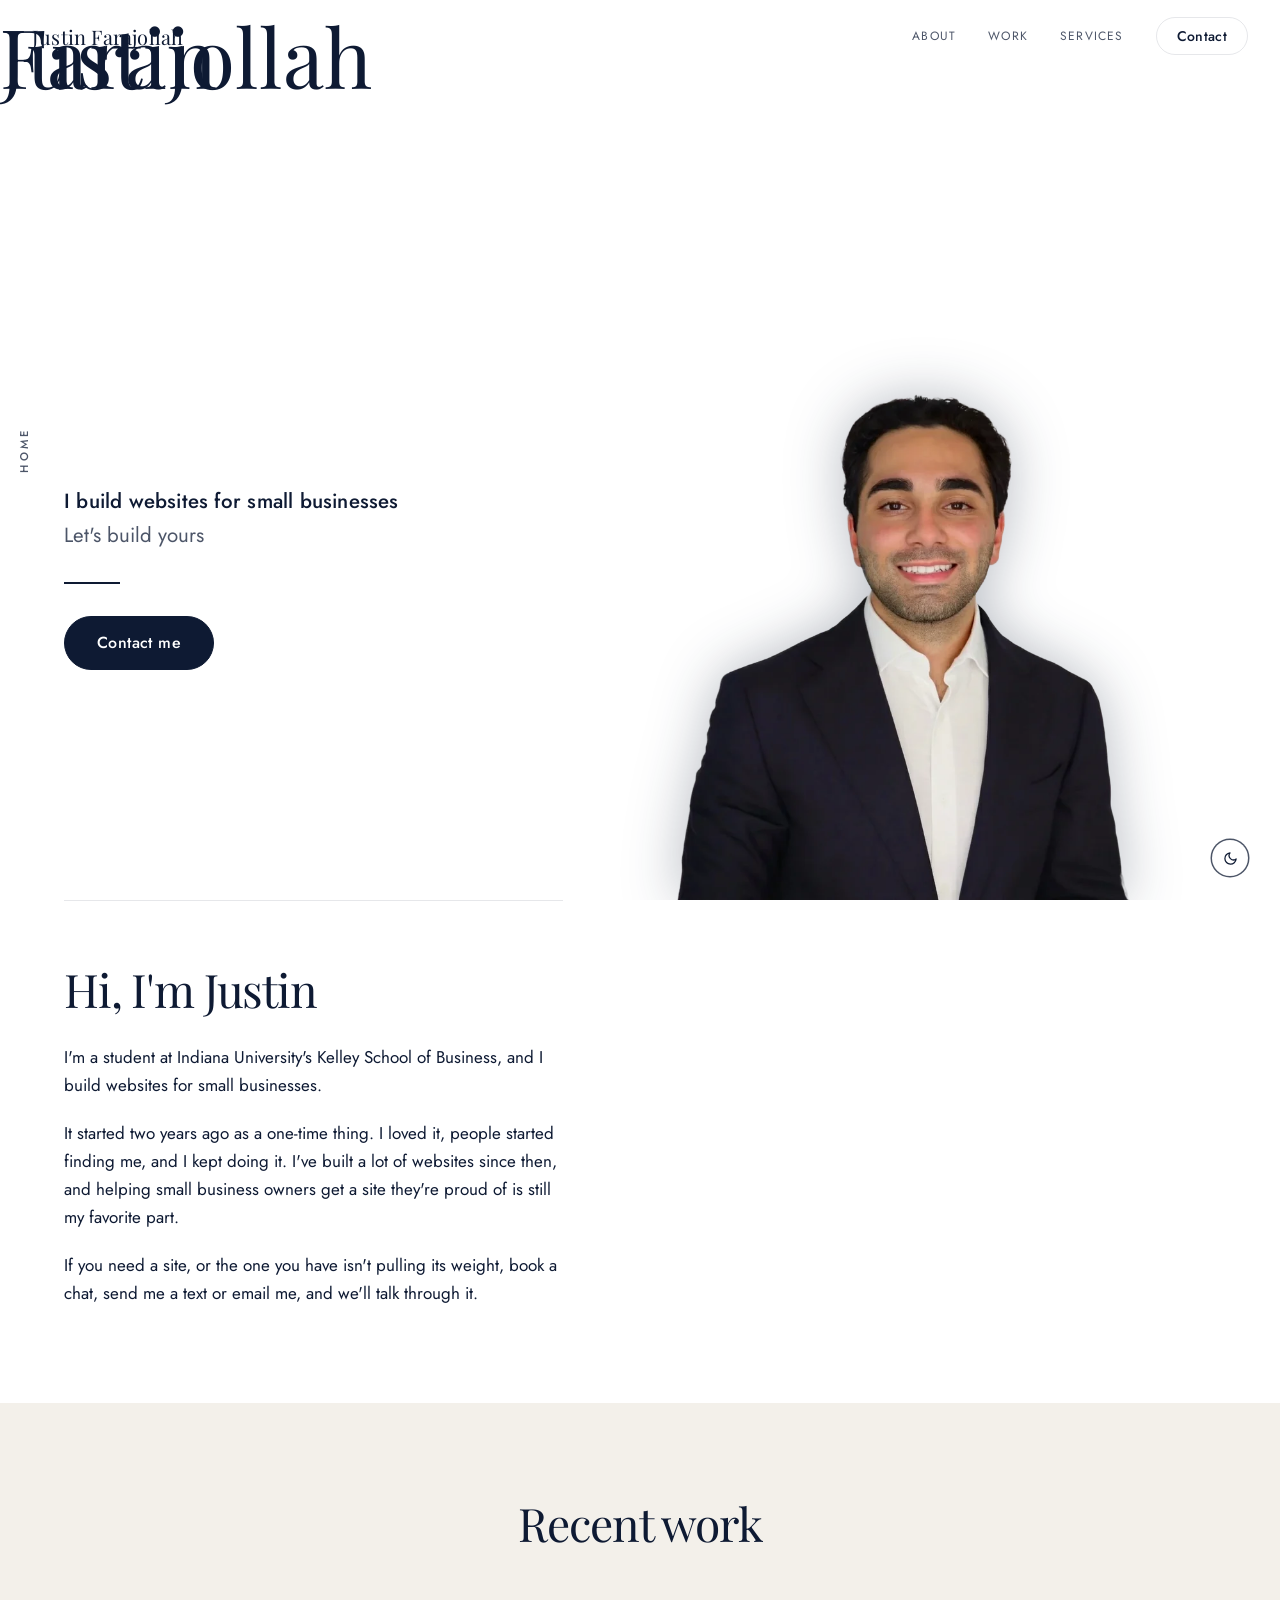
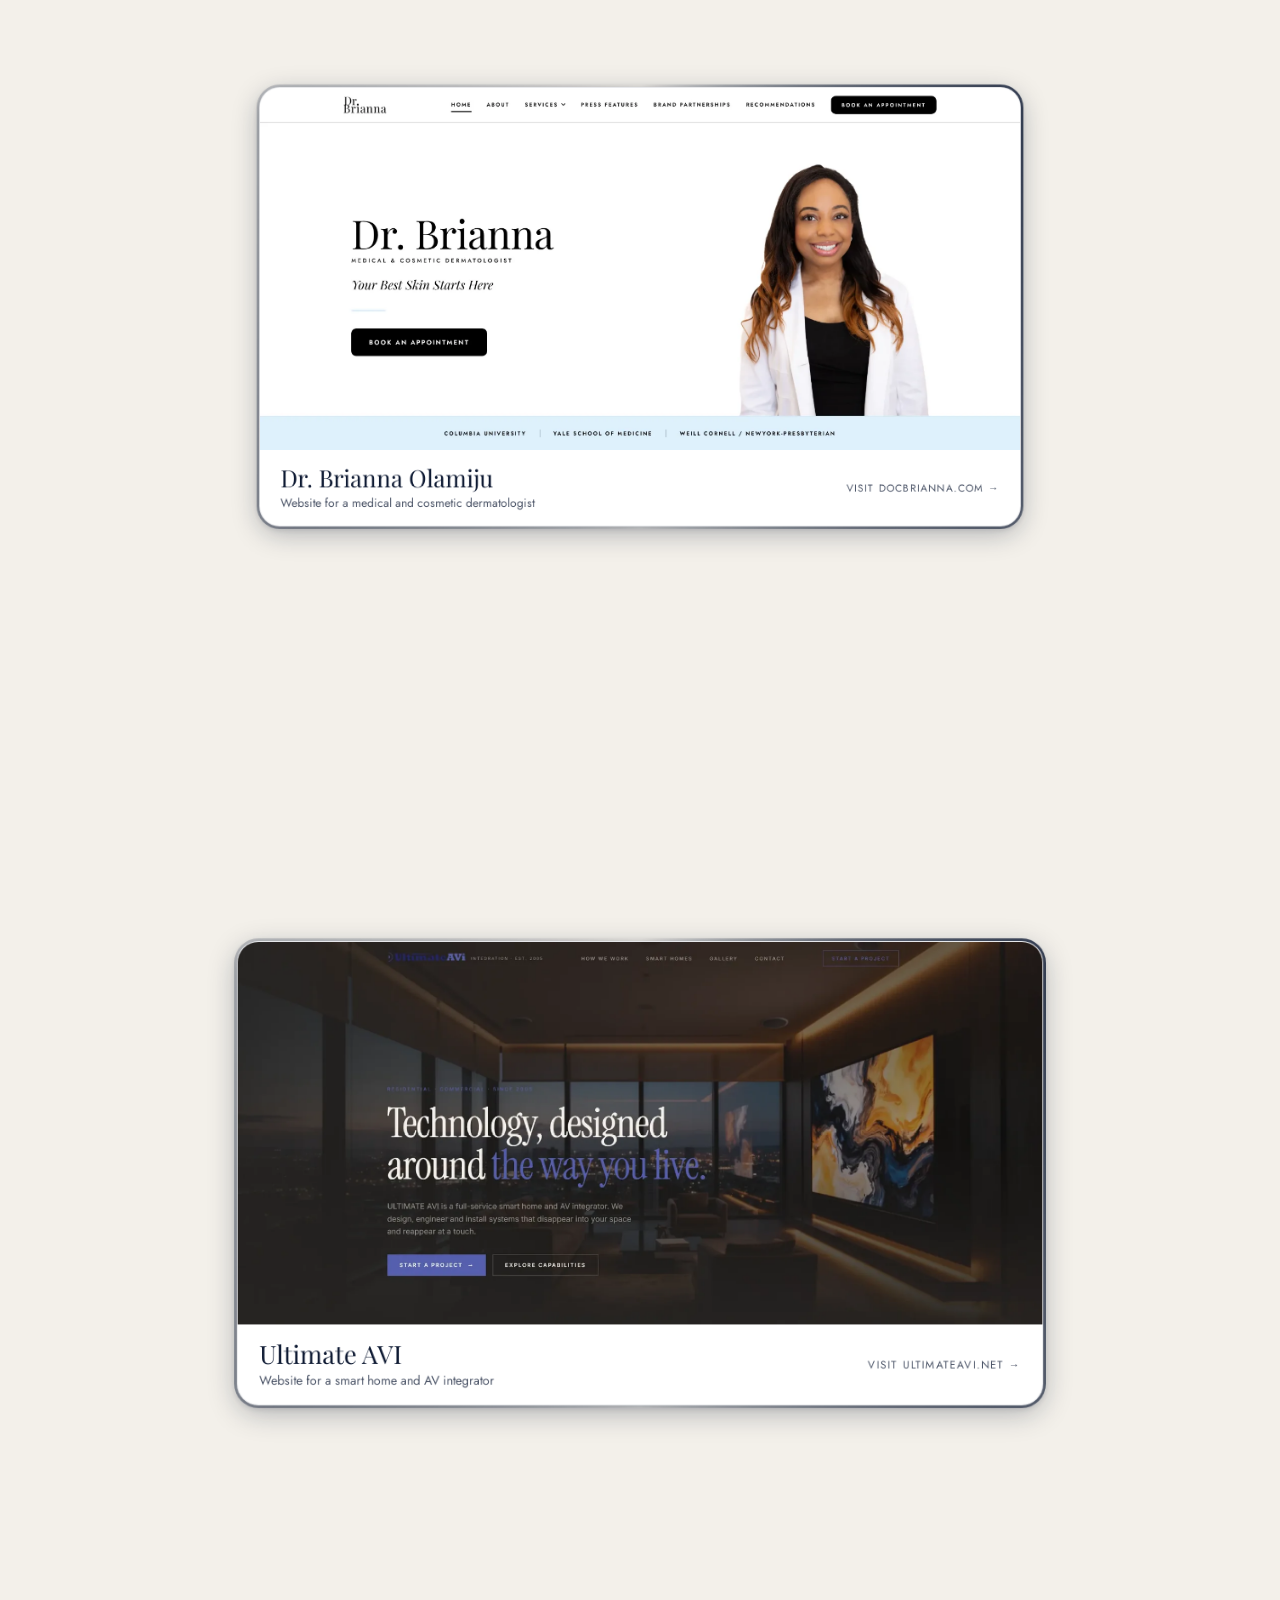
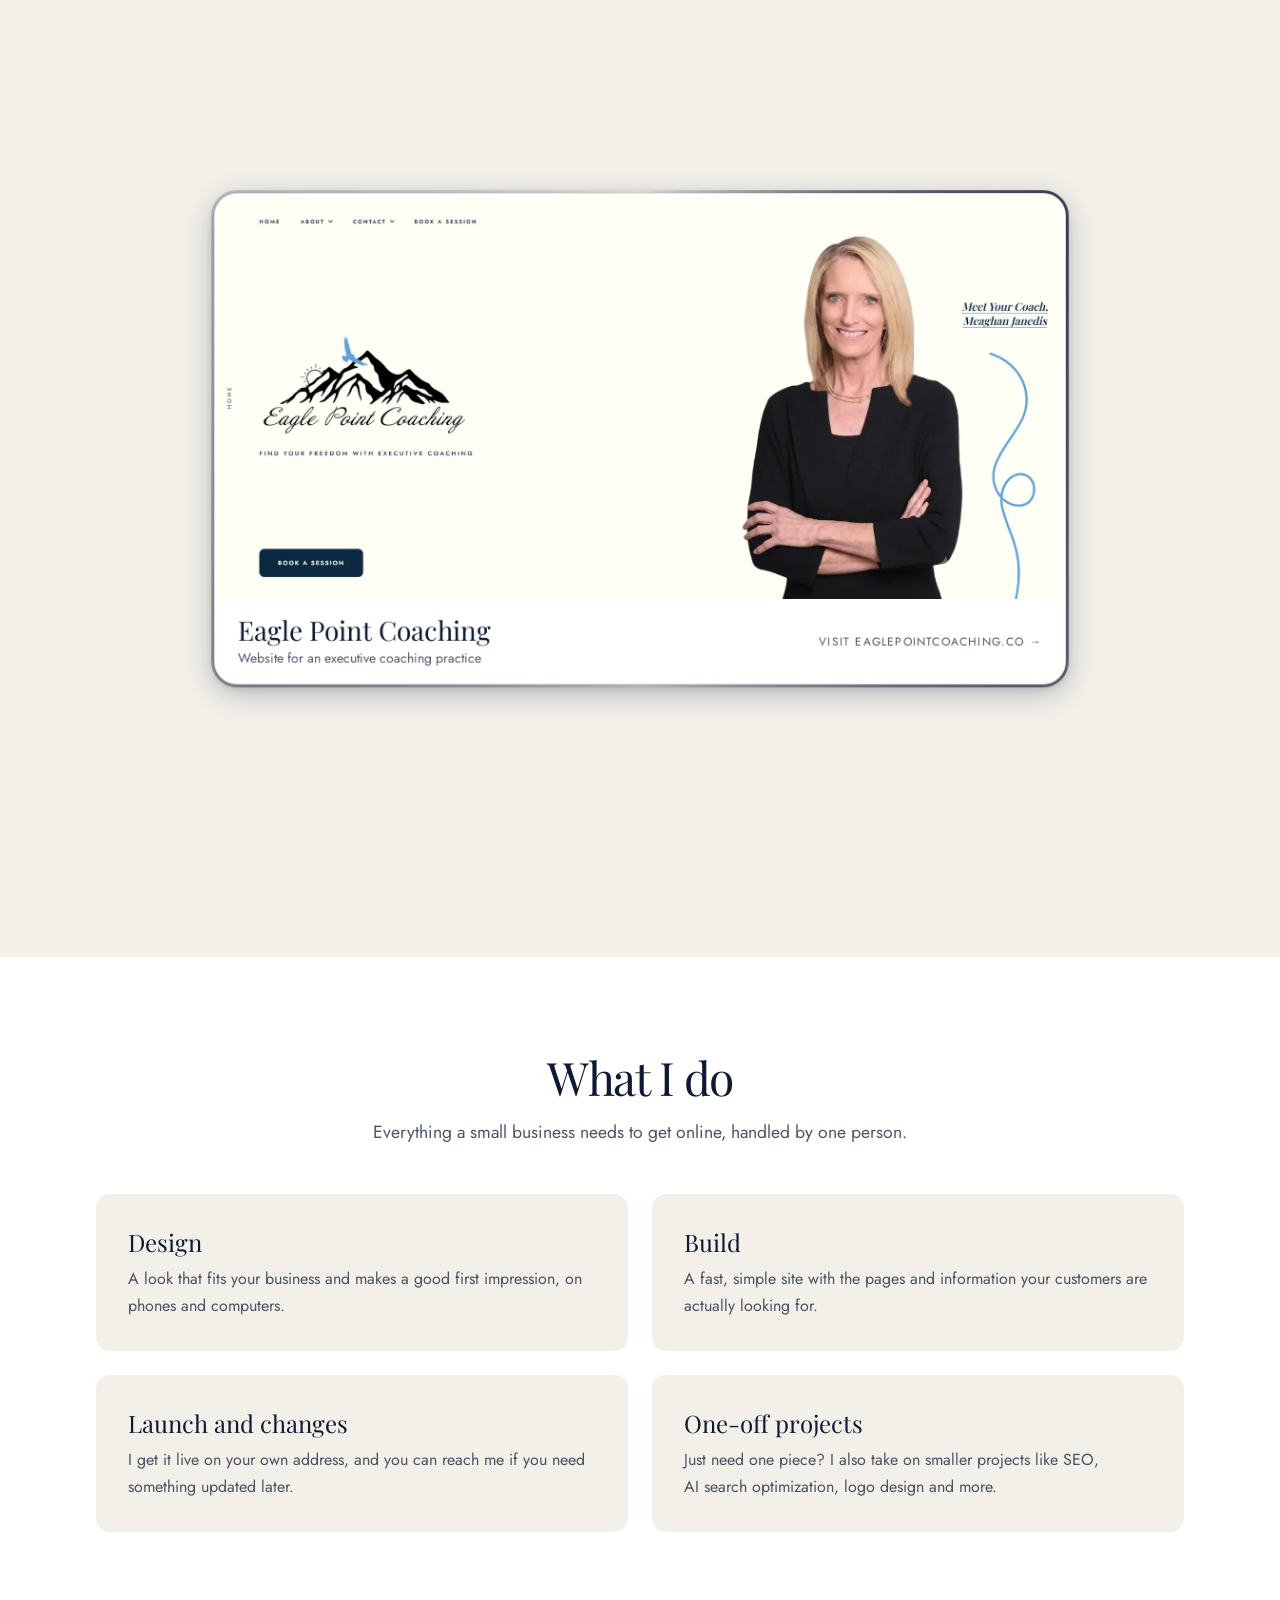
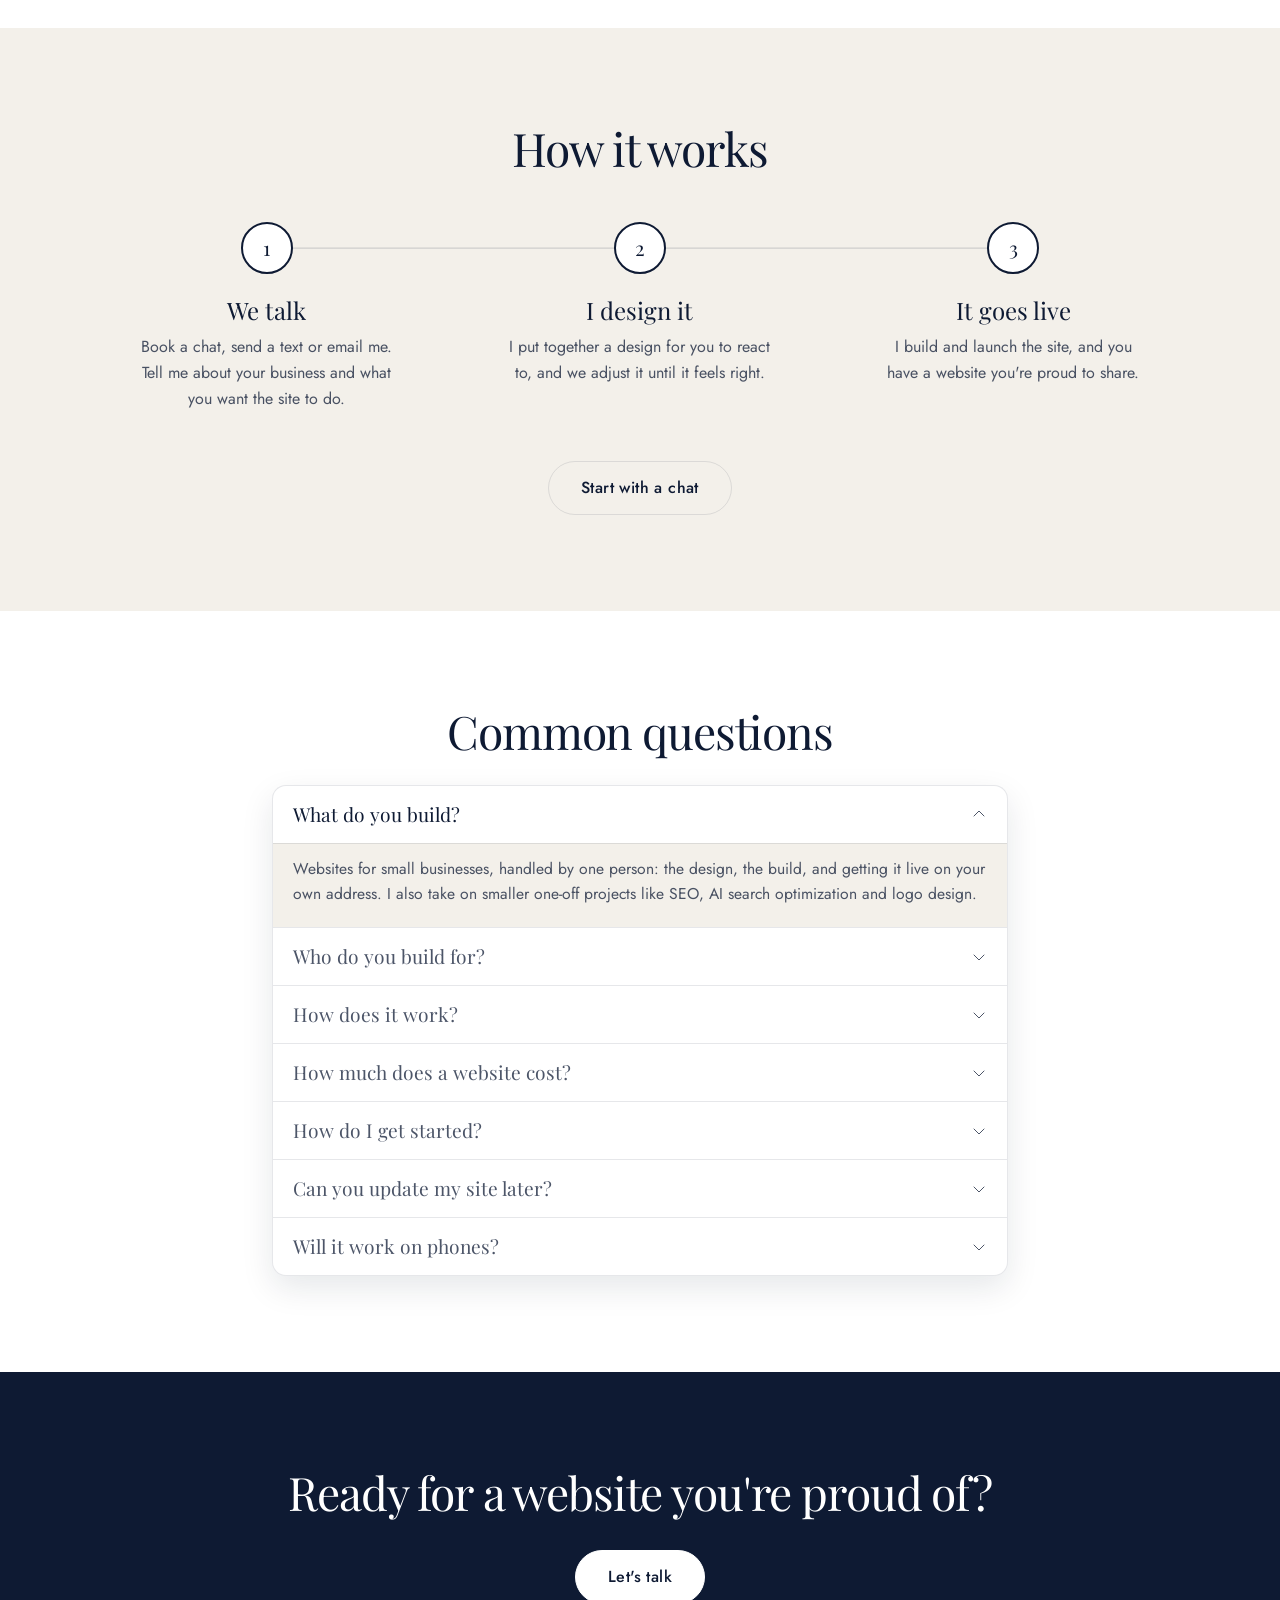
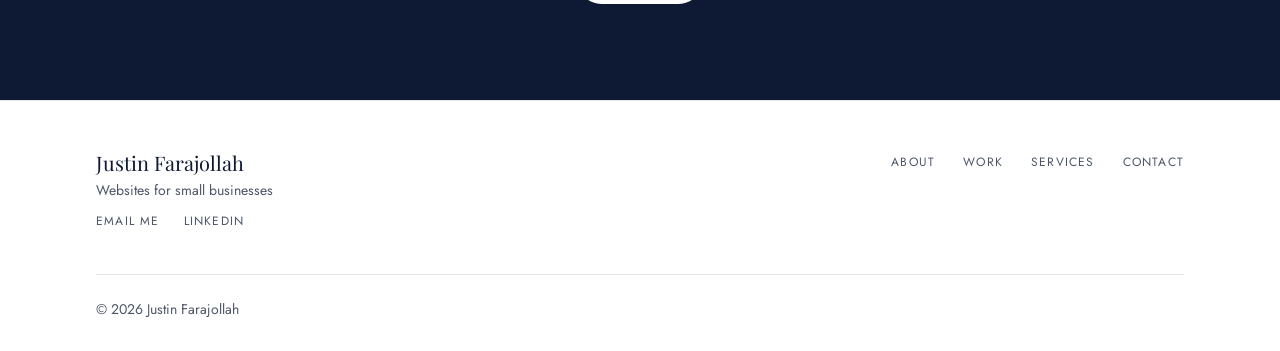
<file: index.html>
<!DOCTYPE html>
<html lang="en">
<head>
<meta charset="UTF-8">
<meta name="viewport" content="width=device-width, initial-scale=1.0">
<title>Justin Farajollah | Websites for Small Businesses</title>
<meta name="description" content="Justin Farajollah designs, builds and launches websites for small businesses. See recent work, what's included and how it works, then book a chat.">
<meta name="theme-color" content="#0E1A33">
<link rel="canonical" href="https://justinfarajollah.com/">
<link rel="icon" href="/favicon.ico?v=2" sizes="any">
<link rel="icon" type="image/png" sizes="32x32" href="/favicon-32.png?v=2">
<link rel="icon" type="image/png" sizes="48x48" href="/favicon-48.png?v=2">
<link rel="apple-touch-icon" sizes="180x180" href="/apple-touch-icon.png?v=2">
<link rel="manifest" href="/site.webmanifest">
<meta property="og:type" content="website">
<meta property="og:site_name" content="Justin Farajollah">
<meta property="og:title" content="Justin Farajollah">
<meta property="og:description" content="I build websites for small businesses.">
<meta property="og:url" content="https://justinfarajollah.com/">
<meta property="og:image" content="https://justinfarajollah.com/images/og-image.png?v=2">
<meta property="og:image:width" content="1200">
<meta property="og:image:height" content="630">
<meta property="og:image:type" content="image/png">
<meta property="og:image:alt" content="Justin Farajollah: I build websites for small businesses">
<meta name="twitter:card" content="summary_large_image">
<meta name="twitter:title" content="Justin Farajollah">
<meta name="twitter:description" content="I build websites for small businesses.">
<meta name="twitter:image" content="https://justinfarajollah.com/images/og-image.png?v=2">
<script type="application/ld+json">
{
  "@context": "https://schema.org",
  "@graph": [
    {
      "@type": "WebSite",
      "@id": "https://justinfarajollah.com/#website",
      "url": "https://justinfarajollah.com/",
      "name": "Justin Farajollah",
      "description": "Justin Farajollah builds websites for small businesses.",
      "inLanguage": "en",
      "publisher": { "@id": "https://justinfarajollah.com/#business" }
    },
    {
      "@type": "Person",
      "@id": "https://justinfarajollah.com/#person",
      "name": "Justin Farajollah",
      "url": "https://justinfarajollah.com/",
      "image": "https://justinfarajollah.com/images/justin-farajollah.webp",
      "jobTitle": "Web developer",
      "description": "Justin Farajollah is a student at Indiana University's Kelley School of Business who builds websites for small businesses.",
      "knowsAbout": ["Web design", "Website development", "SEO", "AI search optimization", "Logo design"],
      "sameAs": ["https://www.linkedin.com/in/farajollah/"],
      "worksFor": { "@id": "https://justinfarajollah.com/#business" }
    },
    {
      "@type": "ProfessionalService",
      "@id": "https://justinfarajollah.com/#business",
      "name": "Justin Farajollah",
      "url": "https://justinfarajollah.com/",
      "image": "https://justinfarajollah.com/images/og-image.png?v=2",
      "description": "Justin Farajollah builds websites for small businesses.",
      "serviceType": "Web design",
      "founder": { "@id": "https://justinfarajollah.com/#person" }
    }
  ]
}
</script>
<link rel="preconnect" href="https://fonts.googleapis.com">
<link rel="preconnect" href="https://fonts.gstatic.com" crossorigin>
<link href="https://fonts.googleapis.com/css2?family=Playfair+Display:wght@400;500&family=Jost:wght@400;500&display=swap" rel="stylesheet">
<script>
var c=document.documentElement.classList;c.add("js");if(!matchMedia("(prefers-reduced-motion: reduce)").matches)c.add("anim");
/* theme, before the first paint: light, unless this visitor chose dark before */
(function(){try{var t=null;try{t=localStorage.getItem("theme")}catch(e){}if(t!=="dark")t="light";document.documentElement.dataset.theme=t;var m=document.querySelector('meta[name="theme-color"]');if(m){m.setAttribute("data-light",m.content);if(t==="dark")m.content="#0B1220"}}catch(e){}})();
</script>
<link rel="stylesheet" href="styles.css">
</head>
<body class="home">

<a class="skip-link" href="#main">Skip to content</a>

<div class="vertical-label" id="section-label" aria-hidden="true">
  <span class="vertical-label-layer vertical-label-ink"><span class="vertical-label-text">Home</span></span>
  <span class="vertical-label-layer vertical-label-white"><span class="vertical-label-text">Home</span></span>
</div>

<!-- Desktop navigation: a small index at the top right. On narrower screens
     it is hidden and the links in the top bar are used instead. -->
<nav class="side-nav" aria-label="Main">
  <ol>
    <li><a class="side-link" href="#home">Home</a></li>
    <li><a class="side-link" href="#about">About</a></li>
    <li><a class="side-link" href="#work">Work</a></li>
    <li><a class="side-link" href="#services">What I do</a></li>
    <li><a class="side-link" href="#process">How it works</a></li>
    <li><a class="side-link" href="#faq">FAQ</a></li>
    <li><a class="side-link" href="contact">Contact</a></li>
  </ol>
</nav>

<!-- Scroll-linked copy of the hero name: it starts exactly over the hero heading
     and, as you scroll, rearranges onto one line and docks where the small nav
     name used to be. script.js drives it; the real h1 stays in place for
     screen readers. -->
<div class="name-float" id="name-float" aria-hidden="true"><span class="nf-word">Justin</span><span class="nf-word">Farajollah</span></div>

<header class="topnav">
  <span class="nav-bg" aria-hidden="true"></span>
  <div class="topnav-inner">
    <a class="nav-brand" href="./" aria-hidden="true" tabindex="-1">Justin Farajollah</a>
    <nav aria-label="Main">
      <ul class="nav-links">
        <li class="nav-sec"><a class="nav-link" href="#about">About</a></li>
        <li class="nav-sec"><a class="nav-link" href="#work">Work</a></li>
        <li class="nav-sec"><a class="nav-link" href="#services">Services</a></li>
        <li><a class="btn btn-small" href="contact">Contact</a></li>
      </ul>
    </nav>
  </div>
</header>

<main id="main">

  <!-- SECTIONS 1 + 2: HERO and ABOUT share one grid so the portrait stays
       pinned from the hero until the end of the About text. -->
  <div class="story">

    <div class="story-text">
      <section class="hero" id="home" data-label="Home">
        <h1 class="hero-name" id="hero-name"><span class="nm">Justin</span> <span class="nm">Farajollah</span></h1>
        <p class="hero-subheading">I build websites for small businesses</p>
        <p class="hero-tagline">Let's build yours</p>
        <span class="hero-rule" aria-hidden="true"></span>
        <a class="btn btn-solid" href="contact">Contact me</a>
      </section>

      <section class="about" id="about" data-label="About">
        <h2 class="section-heading">Hi, I'm Justin</h2>
        <p class="body-text">
          I'm a student at Indiana University's Kelley School of Business, and I build websites for small businesses.
        </p>
        <p class="body-text">
          It started two years ago as a one-time thing. I loved it, people started finding me, and I kept doing it.
          I've built a lot of websites since then, and helping small business owners get a site they're proud of
          is still my favorite part.
        </p>
        <p class="body-text">
          If you need a site, or the one you have isn't pulling its weight, book a chat, send me a text or
          email me, and we'll talk through it.
        </p>
      </section>
    </div>

    <aside class="story-photo">
      <div class="photo-pin">
        <img src="images/justin-farajollah.webp" width="900" height="900" fetchpriority="high" alt="Justin Farajollah">
      </div>
    </aside>

  </div>

  <!-- SECTION 3: RECENT WORK -->
  <section class="section section-stone" id="work" data-label="Work">
    <div class="section-inner">
      <h2 class="section-heading section-heading-center">Recent work</h2>
    </div>

    <!-- Stacking cards: with JS, each project pins under the nav and the next
         one slides up over it while the earlier card shrinks back (script.js,
         "stacking cards"). The order here is the stacking order, so the last card
         ends on top; a new project is just one more .stack-item. Without JS
         these are plain linked cards in a list. -->
    <div class="stack" id="work-stack">

      <div class="stack-item">
        <a class="stack-card" href="https://docbrianna.com" target="_blank" rel="noopener noreferrer">
          <div class="stack-face">
            <div class="stack-shot">
              <img src="images/work-docbrianna.webp" width="1600" height="763" loading="eager" decoding="async" draggable="false" alt="Screenshot of the docbrianna.com homepage, a website for a medical and cosmetic dermatologist">
            </div>
            <div class="stack-foot">
              <div class="stack-text">
                <h3>Dr. Brianna Olamiju</h3>
                <p>Website for a medical and cosmetic dermatologist</p>
              </div>
              <span class="text-link">Visit docbrianna.com &rarr;</span>
            </div>
          </div>
        </a>
      </div>

      <div class="stack-item">
        <a class="stack-card" href="https://ultimateavi.net" target="_blank" rel="noopener noreferrer">
          <div class="stack-face">
            <div class="stack-shot">
              <img src="images/work-ultimateavi.webp" width="1600" height="761" loading="eager" decoding="async" draggable="false" alt="Screenshot of the ultimateavi.net homepage, a website for a smart home and AV integrator">
            </div>
            <div class="stack-foot">
              <div class="stack-text">
                <h3>Ultimate AVI</h3>
                <p>Website for a smart home and AV integrator</p>
              </div>
              <span class="text-link">Visit ultimateavi.net &rarr;</span>
            </div>
          </div>
        </a>
      </div>

      <div class="stack-item">
        <a class="stack-card" href="https://eaglepointcoaching.co" target="_blank" rel="noopener noreferrer">
          <div class="stack-face">
            <div class="stack-shot">
              <img src="images/work-eaglepoint.webp" width="1600" height="763" loading="eager" decoding="async" draggable="false" alt="Screenshot of the eaglepointcoaching.co homepage, a website for an executive coaching practice">
            </div>
            <div class="stack-foot">
              <div class="stack-text">
                <h3>Eagle Point Coaching</h3>
                <p>Website for an executive coaching practice</p>
              </div>
              <span class="text-link">Visit eaglepointcoaching.co &rarr;</span>
            </div>
          </div>
        </a>
      </div>

    </div>
  </section>

  <!-- SECTION 4: SERVICES -->
  <section class="section" id="services" data-label="Services">
    <div class="section-inner">
      <h2 class="section-heading section-heading-center">What I do</h2>
      <p class="section-lede">Everything a small business needs to get online, handled by one person.</p>

      <div class="service-grid">
        <article class="service-card">
          <h3>Design</h3>
          <p>A look that fits your business and makes a good first impression, on phones and computers.</p>
        </article>
        <article class="service-card">
          <h3>Build</h3>
          <p>A fast, simple site with the pages and information your customers are actually looking for.</p>
        </article>
        <article class="service-card">
          <h3>Launch and changes</h3>
          <p>I get it live on your own address, and you can reach me if you need something updated later.</p>
        </article>
        <article class="service-card">
          <h3>One-off projects</h3>
          <p>Just need one piece? I also take on smaller projects like SEO, AI&nbsp;search optimization, logo design and more.</p>
        </article>
      </div>
    </div>
  </section>

  <!-- SECTION 5: HOW IT WORKS -->
  <section class="section section-stone" id="process" data-label="Process">
    <div class="section-inner">
      <h2 class="section-heading section-heading-center">How it works</h2>

      <!-- The line joining the circles. Without JS (or with reduced motion) it is
           drawn by CSS; with motion on, script.js draws it here as a string
           that follows the circles and can be plucked. On phones script.js
           draws .steps-trace instead: one line that winds from step to step
           as you scroll. -->
      <div class="steps-wrap">
      <svg class="steps-string" aria-hidden="true" focusable="false"></svg>
      <svg class="steps-trace" aria-hidden="true" focusable="false"></svg>
      <ol class="steps">
        <li class="step">
          <span class="step-num" aria-hidden="true">1</span>
          <h3>We talk</h3>
          <p>Book a chat, send a text or email me. Tell me about your business and what you want the site to do.</p>
        </li>
        <li class="step">
          <span class="step-num" aria-hidden="true">2</span>
          <h3>I design it</h3>
          <p>I put together a design for you to react to, and we adjust it until it feels right.</p>
        </li>
        <li class="step">
          <span class="step-num" aria-hidden="true">3</span>
          <h3>It goes live</h3>
          <p>I build and launch the site, and you have a website you're proud to share.</p>
        </li>
      </ol>
      </div>

      <p class="steps-cta"><a class="btn" href="contact">Start with a chat</a></p>
    </div>
  </section>

  <!-- SECTION 6: COMMON QUESTIONS
       Plain headings and answers here; script.js turns them into an accordion
       (one open at a time). Without JS every answer is simply shown. To add a
       question, copy one .faq-item block and give it a new data-id. -->
  <section class="section" id="faq" data-label="FAQ">
    <div class="section-inner">
      <h2 class="section-heading section-heading-center">Common questions</h2>

      <div class="faq-list">
        <div class="faq-item" data-id="build">
          <h3 class="faq-title">What do you build?</h3>
          <div class="faq-body">
            <p>Websites for small businesses, handled by one person: the design, the build, and getting it live on your own address. I also take on smaller one-off projects like SEO, AI search optimization and logo design.</p>
          </div>
        </div>
        <div class="faq-item" data-id="who">
          <h3 class="faq-title">Who do you build for?</h3>
          <div class="faq-body">
            <p>Small businesses. My most recent sites are for a dermatologist, an executive coaching practice and a smart home and AV integrator.</p>
          </div>
        </div>
        <div class="faq-item" data-id="how">
          <h3 class="faq-title">How does it work?</h3>
          <div class="faq-body">
            <p>We talk, I design it, and it goes live. I put together a design for you to react to, and we adjust it until it feels right. Then I build and launch the site.</p>
          </div>
        </div>
        <div class="faq-item" data-id="cost">
          <h3 class="faq-title">How much does a website cost?</h3>
          <div class="faq-body">
            <p>Quotes are specific to each business, so the first step is to book a chat.</p>
          </div>
        </div>
        <div class="faq-item" data-id="start">
          <h3 class="faq-title">How do I get started?</h3>
          <div class="faq-body">
            <p>Book a chat, send a text or email me. Tell me about your business and what you want the site to do.</p>
            <p><a class="text-link" href="contact">Start with a chat</a></p>
          </div>
        </div>
        <div class="faq-item" data-id="updates">
          <h3 class="faq-title">Can you update my site later?</h3>
          <div class="faq-body">
            <p>Yes. You can reach me if you need something updated after it goes live.</p>
          </div>
        </div>
        <div class="faq-item" data-id="phones">
          <h3 class="faq-title">Will it work on phones?</h3>
          <div class="faq-body">
            <p>Yes. The design is built to look good on phones and computers.</p>
          </div>
        </div>
      </div>
    </div>
  </section>

  <!-- SECTION 7: CLOSING CTA -->
  <section class="section section-ink cta-section" id="contact-cta" data-label="Contact">
    <div class="section-inner section-inner-narrow">
      <h2 class="cta-heading">Ready for a website you're proud of?</h2>
      <a class="btn btn-light" href="contact">Let's talk</a>
    </div>
  </section>

</main>

<footer class="footer">
  <div class="footer-inner">
    <div class="footer-brand">
      <a class="footer-name" href="./">Justin Farajollah</a>
      <p>Websites for small businesses</p>
      <p class="footer-links">
        <a class="text-link footer-email" href="contact">Email me</a>
        <a class="text-link" href="https://www.linkedin.com/in/farajollah/" target="_blank" rel="noopener noreferrer">LinkedIn</a>
      </p>
    </div>
    <nav class="footer-nav" aria-label="Footer">
      <ul>
        <li><a href="#about">About</a></li>
        <li><a href="#work">Work</a></li>
        <li><a href="#services">Services</a></li>
        <li><a href="contact">Contact</a></li>
      </ul>
    </nav>
  </div>
  <p class="footer-copy">&copy; 2026 Justin Farajollah</p>
</footer>

<!-- Theme: the curtain that wipes across when the theme changes, and the
     button that changes it (script.js, last block). -->
<div class="theme-curtain" id="theme-curtain" aria-hidden="true"></div>
<button class="theme-toggle" id="theme-toggle" type="button" aria-label="Dark mode" aria-pressed="false">
  <svg class="theme-moon" width="15" height="15" viewBox="0 0 24 24" fill="none" stroke="currentColor" stroke-width="2" stroke-linecap="round" stroke-linejoin="round" aria-hidden="true"><path d="M21 12.79A9 9 0 1 1 11.21 3 7 7 0 0 0 21 12.79z"/></svg>
  <svg class="theme-sun" width="15" height="15" viewBox="0 0 24 24" fill="none" stroke="currentColor" stroke-width="2" stroke-linecap="round" stroke-linejoin="round" aria-hidden="true"><circle cx="12" cy="12" r="4"/><line x1="12" y1="1" x2="12" y2="3"/><line x1="12" y1="21" x2="12" y2="23"/><line x1="4.22" y1="4.22" x2="5.64" y2="5.64"/><line x1="18.36" y1="18.36" x2="19.78" y2="19.78"/><line x1="1" y1="12" x2="3" y2="12"/><line x1="21" y1="12" x2="23" y2="12"/><line x1="4.22" y1="19.78" x2="5.64" y2="18.36"/><line x1="18.36" y1="5.64" x2="19.78" y2="4.22"/></svg>
</button>

<script src="script.js"></script>
</body>
</html>
</file>
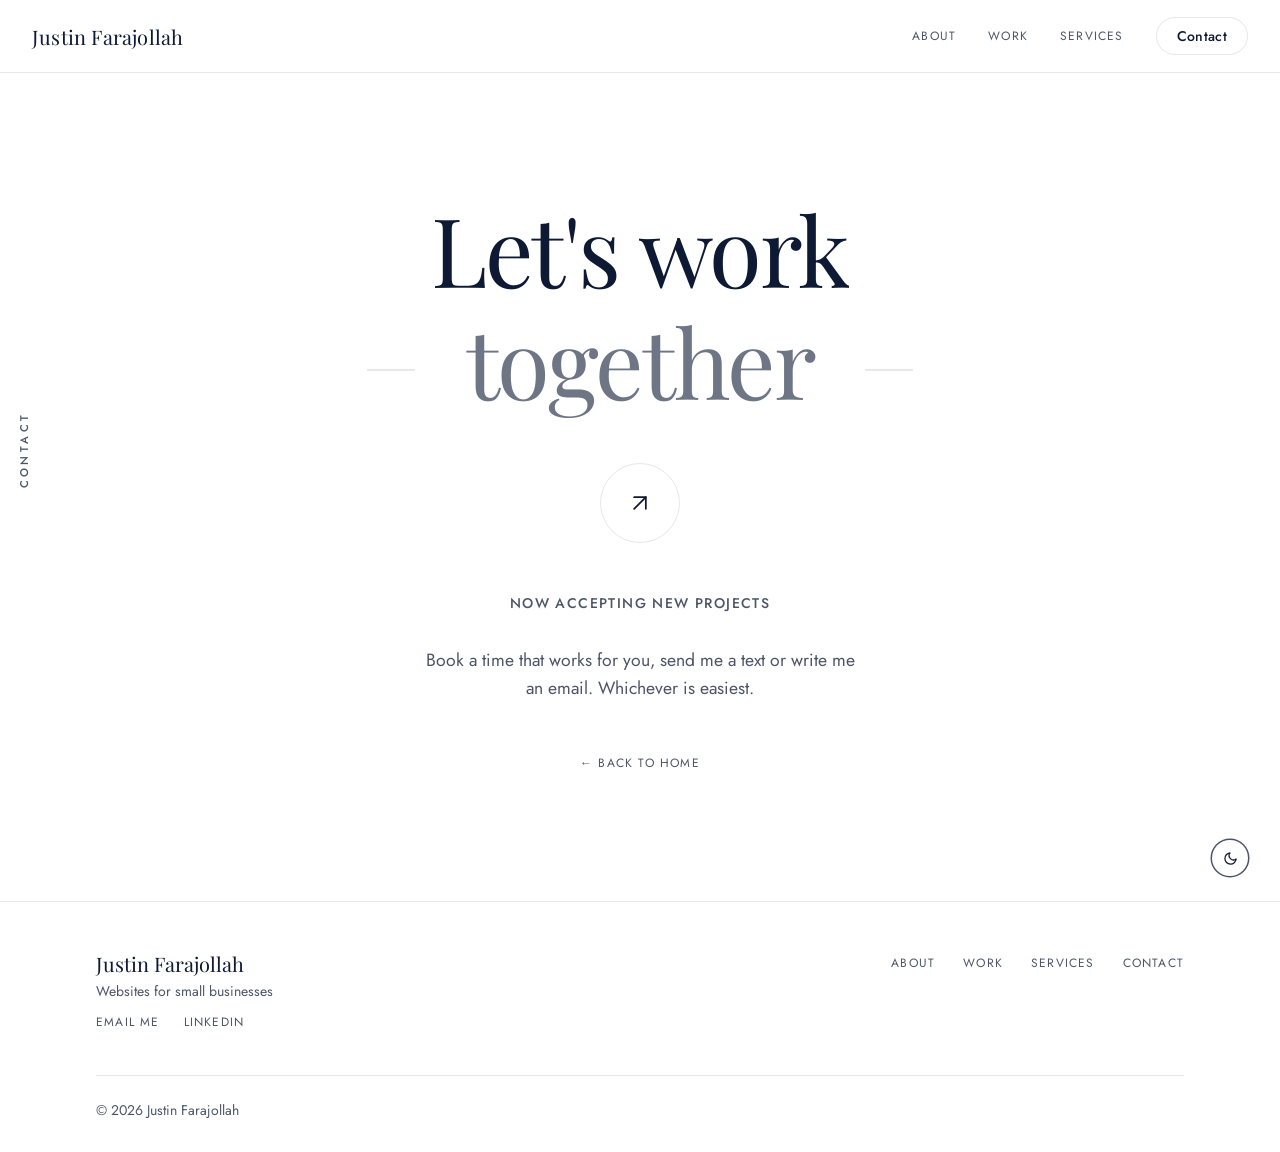
<file: contact.html>
<!DOCTYPE html>
<html lang="en">
<head>
<meta charset="UTF-8">
<meta name="viewport" content="width=device-width, initial-scale=1.0">
<title>Contact Justin Farajollah | Websites for Small Businesses</title>
<meta name="description" content="Contact Justin Farajollah about a website for your small business. Book a chat, send a text or write an email, whichever is easiest.">
<meta name="theme-color" content="#0E1A33">
<link rel="canonical" href="https://justinfarajollah.com/contact">
<link rel="icon" href="/favicon.ico?v=2" sizes="any">
<link rel="icon" type="image/png" sizes="32x32" href="/favicon-32.png?v=2">
<link rel="icon" type="image/png" sizes="48x48" href="/favicon-48.png?v=2">
<link rel="apple-touch-icon" sizes="180x180" href="/apple-touch-icon.png?v=2">
<link rel="manifest" href="/site.webmanifest">
<meta property="og:type" content="website">
<meta property="og:site_name" content="Justin Farajollah">
<meta property="og:title" content="Contact | Justin Farajollah">
<meta property="og:description" content="Book a chat, send a text or email about your website.">
<meta property="og:url" content="https://justinfarajollah.com/contact">
<meta property="og:image" content="https://justinfarajollah.com/images/og-image.png?v=2">
<meta property="og:image:width" content="1200">
<meta property="og:image:height" content="630">
<meta property="og:image:type" content="image/png">
<meta property="og:image:alt" content="Justin Farajollah: I build websites for small businesses">
<meta name="twitter:card" content="summary_large_image">
<meta name="twitter:title" content="Contact | Justin Farajollah">
<meta name="twitter:description" content="Book a chat, send a text or email about your website.">
<meta name="twitter:image" content="https://justinfarajollah.com/images/og-image.png?v=2">
<script type="application/ld+json">
{
  "@context": "https://schema.org",
  "@graph": [
    {
      "@type": "ContactPage",
      "@id": "https://justinfarajollah.com/contact#webpage",
      "url": "https://justinfarajollah.com/contact",
      "name": "Contact Justin Farajollah | Websites for Small Businesses",
      "description": "Contact Justin Farajollah about a website for your small business. Book a chat, send a text or write an email, whichever is easiest.",
      "inLanguage": "en",
      "isPartOf": { "@id": "https://justinfarajollah.com/#website" },
      "about": { "@id": "https://justinfarajollah.com/#business" },
      "breadcrumb": { "@id": "https://justinfarajollah.com/contact#breadcrumb" }
    },
    {
      "@type": "BreadcrumbList",
      "@id": "https://justinfarajollah.com/contact#breadcrumb",
      "itemListElement": [
        { "@type": "ListItem", "position": 1, "name": "Home", "item": "https://justinfarajollah.com/" },
        { "@type": "ListItem", "position": 2, "name": "Contact", "item": "https://justinfarajollah.com/contact" }
      ]
    }
  ]
}
</script>
<link rel="preconnect" href="https://fonts.googleapis.com">
<link rel="preconnect" href="https://fonts.gstatic.com" crossorigin>
<link href="https://fonts.googleapis.com/css2?family=Playfair+Display:wght@400;500&family=Jost:wght@400;500&display=swap" rel="stylesheet">
<script>
document.documentElement.classList.add("js");
/* theme, before the first paint: light, unless this visitor chose dark before */
(function(){try{var t=null;try{t=localStorage.getItem("theme")}catch(e){}if(t!=="dark")t="light";document.documentElement.dataset.theme=t;var m=document.querySelector('meta[name="theme-color"]');if(m){m.setAttribute("data-light",m.content);if(t==="dark")m.content="#0B1220"}}catch(e){}})();
</script>
<link rel="stylesheet" href="styles.css">
</head>
<body>

<a class="skip-link" href="#main">Skip to content</a>

<div class="vertical-label" id="section-label" aria-hidden="true">
  <span class="vertical-label-layer vertical-label-ink"><span class="vertical-label-text">Contact</span></span>
  <span class="vertical-label-layer vertical-label-white"><span class="vertical-label-text">Contact</span></span>
</div>

<!-- Desktop navigation: a small index at the top right. On narrower screens
     it is hidden and the links in the top bar are used instead. -->
<nav class="side-nav" aria-label="Main">
  <ol>
    <li><a class="side-link" href="./">Home</a></li>
    <li><a class="side-link" href="./#about">About</a></li>
    <li><a class="side-link" href="./#work">Work</a></li>
    <li><a class="side-link" href="./#services">What I do</a></li>
    <li><a class="side-link" href="./#process">How it works</a></li>
    <li><a class="side-link" href="./#faq">FAQ</a></li>
    <li><a class="side-link" href="contact" aria-current="page">Contact</a></li>
  </ol>
</nav>

<header class="topnav">
  <div class="topnav-inner">
    <a class="nav-brand" href="./">Justin Farajollah</a>
    <nav aria-label="Main">
      <ul class="nav-links">
        <li class="nav-sec"><a class="nav-link" href="./#about">About</a></li>
        <li class="nav-sec"><a class="nav-link" href="./#work">Work</a></li>
        <li class="nav-sec"><a class="nav-link" href="./#services">Services</a></li>
        <li><a class="btn btn-small" href="contact" aria-current="page">Contact</a></li>
      </ul>
    </nav>
  </div>
</header>

<main id="main">
  <section class="section lw" data-label="Contact">
    <div class="lw-inner">

      <!-- The headline is the way in. Hovering lifts it; clicking anywhere on
           it (or using the round button, which is the keyboard and screen
           reader entry) fades this view out and brings in the "Let's talk"
           panel below. script.js runs it; without JS everything here is
           simply shown, one thing under another. -->
      <div class="lw-head">
        <h1 class="lw-title">
          <span class="lw-line"><span>Let's work</span></span>
          <span class="lw-line"><span class="lw-muted">together</span></span>
        </h1>
        <button class="lw-trigger" type="button" id="lw-trigger" aria-expanded="false" aria-controls="lw-panel" aria-label="Let's work together. Show contact options.">
          <span class="lw-ring"></span>
          <svg class="lw-arrow" viewBox="0 0 24 24" fill="none" stroke="currentColor" stroke-width="1.5" stroke-linecap="round" stroke-linejoin="round" aria-hidden="true"><path d="M7 7h10v10"/><path d="M7 17 17 7"/></svg>
        </button>
        <span class="lw-side lw-side-left"></span>
        <span class="lw-side lw-side-right"></span>
      </div>

      <p class="lw-avail"><span class="lw-avail-text">Now accepting new projects</span></p>

      <div class="lw-bottom">
        <p>Book a time that works for you, send me a text or write me an email. Whichever is easiest.</p>
      </div>

      <!-- The phone number and the email address are not in this file on
           purpose: script.js puts them together when a button is clicked. -->
      <div class="lw-panel" id="lw-panel">
        <div class="lw-panel-head">
          <span class="lw-label">Perfect</span>
          <h2 class="lw-talk" id="lw-talk" tabindex="-1">Let's talk</h2>
        </div>

        <a class="lw-book" href="https://calendly.com/farajollah/30min" target="_blank" rel="noopener noreferrer">
          <span class="lw-book-line"></span>
          <span class="lw-pill">
            <svg viewBox="0 0 24 24" fill="none" stroke="currentColor" stroke-width="1.5" stroke-linecap="round" stroke-linejoin="round" aria-hidden="true"><path d="M8 2v4"/><path d="M16 2v4"/><rect width="18" height="18" x="3" y="4" rx="2"/><path d="M3 10h18"/></svg>
            <span class="lw-pill-text">Book a chat</span>
            <svg class="lw-pill-arrow" viewBox="0 0 24 24" fill="none" stroke="currentColor" stroke-width="1.5" stroke-linecap="round" stroke-linejoin="round" aria-hidden="true"><path d="M7 7h10v10"/><path d="M7 17 17 7"/></svg>
          </span>
          <span class="lw-book-line"></span>
        </a>

        <div class="lw-links">
          <a class="lw-link sms-btn" id="text-me" href="#text">Text me</a>
          <button class="lw-link copy-btn" type="button" id="copy-phone" hidden>Copy number</button>
          <a class="lw-link" id="email-me" href="#email" hidden>Email me</a>
          <button class="lw-link copy-btn" type="button" id="copy-email" hidden>Copy email</button>
        </div>
        <p class="visually-hidden" id="copy-status" role="status"></p>
      </div>

    </div>

    <p class="back-link"><a class="text-link" href="./">&larr; Back to home</a></p>
  </section>
</main>

<footer class="footer">
  <div class="footer-inner">
    <div class="footer-brand">
      <a class="footer-name" href="./">Justin Farajollah</a>
      <p>Websites for small businesses</p>
      <p class="footer-links">
        <a class="text-link footer-email" href="contact">Email me</a>
        <a class="text-link" href="https://www.linkedin.com/in/farajollah/" target="_blank" rel="noopener noreferrer">LinkedIn</a>
      </p>
    </div>
    <nav class="footer-nav" aria-label="Footer">
      <ul>
        <li><a href="./#about">About</a></li>
        <li><a href="./#work">Work</a></li>
        <li><a href="./#services">Services</a></li>
        <li><a href="contact">Contact</a></li>
      </ul>
    </nav>
  </div>
  <p class="footer-copy">&copy; 2026 Justin Farajollah</p>
</footer>

<!-- Theme: the curtain that wipes across when the theme changes, and the
     button that changes it (script.js, last block). -->
<div class="theme-curtain" id="theme-curtain" aria-hidden="true"></div>
<button class="theme-toggle" id="theme-toggle" type="button" aria-label="Dark mode" aria-pressed="false">
  <svg class="theme-moon" width="15" height="15" viewBox="0 0 24 24" fill="none" stroke="currentColor" stroke-width="2" stroke-linecap="round" stroke-linejoin="round" aria-hidden="true"><path d="M21 12.79A9 9 0 1 1 11.21 3 7 7 0 0 0 21 12.79z"/></svg>
  <svg class="theme-sun" width="15" height="15" viewBox="0 0 24 24" fill="none" stroke="currentColor" stroke-width="2" stroke-linecap="round" stroke-linejoin="round" aria-hidden="true"><circle cx="12" cy="12" r="4"/><line x1="12" y1="1" x2="12" y2="3"/><line x1="12" y1="21" x2="12" y2="23"/><line x1="4.22" y1="4.22" x2="5.64" y2="5.64"/><line x1="18.36" y1="18.36" x2="19.78" y2="19.78"/><line x1="1" y1="12" x2="3" y2="12"/><line x1="21" y1="12" x2="23" y2="12"/><line x1="4.22" y1="19.78" x2="5.64" y2="18.36"/><line x1="18.36" y1="5.64" x2="19.78" y2="4.22"/></svg>
</button>

<script src="script.js"></script>
</body>
</html>
</file>
<file: styles.css>
/* ==========================================================================
   Justin Farajollah | web design for small businesses
   --------------------------------------------------------------------------
   Same bones as docbrianna.com (Playfair Display + Jost, alternating bands,
   sticky nav, one navy button), with its own palette:
     --ink    navy, ALL text, buttons, the closing band
     --white  page background
     --stone  warm wash for alternating sections (never used for text)
   ========================================================================== */

/* The light tokens also answer to [data-theme="light"] (and the dark ones to
   any [data-theme="dark"]), so one element can wear the other theme. The theme
   switch uses that to start the top bar on its new colours straight away,
   while the rest of the page waits under the curtain. */
:root,
[data-theme="light"] {
  color-scheme: light;

  /* the two page backgrounds. The theme curtain (script.js) reads these, so
     the curtain and the page always agree. */
  --page-bg-light: #FFFFFF;
  --page-bg-dark: #0B1220;

  --white: var(--page-bg-light);   /* page background (the name is historic: it is dark in dark mode) */
  --ink: #0E1A33;
  --stone: #F3F0EA;
  --tint: #E4EAF5;     /* pale navy wash, only for hover highlights */

  --ink-soft: rgba(14, 26, 51, 0.74);
  --rule: rgba(14, 26, 51, 0.1);
  --shadow: 0 12px 32px rgba(14, 26, 51, 0.1);
  --shadow-lift: 0 16px 40px rgba(14, 26, 51, 0.14);
  --stack-shadow: 0 8px 32px rgba(14, 26, 51, 0.3), 0 2px 8px rgba(14, 26, 51, 0.2);   /* Recent work cards */

  /* the same colours as bare numbers, for rgba(var(--x-rgb), alpha) */
  --ink-rgb: 14, 26, 51;
  --page-bg-rgb: 255, 255, 255;
  --shadow-rgb: 14, 26, 51;

  /* the closing band: a dark band in both themes, with light things on it */
  --band-bg: #0E1A33;
  --band-fg: #FFFFFF;
  --band-fg-hover: #F3F0EA;        /* the light button on the band, hovered */

  --portrait-glow: 0.30;           /* strength of the glow behind the portrait */

  /* one easing curve for every UI transition (the name dock keeps its own
     tuned path) */
  --ease: cubic-bezier(0.22, 1, 0.36, 1);

  --serif: 'Playfair Display', Georgia, serif;
  --sans: 'Jost', Helvetica, Arial, sans-serif;

  --nav-h: 4.5rem;
  /* phone portrait: a square, limited by width and, on short screens, by height */
  --mphoto: min(22rem, 90vw, 42svh);
  /* Portrait is a square cutout; capped so it always fits under the nav. */
  --photo: min(36rem, 46vw, calc(100svh - var(--nav-h) - 1rem));
}

/* Dark theme. script.js (and a small script in each page's <head>) sets
   data-theme on <html>: the visitor's saved choice, or else their system
   setting. Everything on the page is drawn from the tokens, so redefining
   them here is the whole theme. Same navy family; never pure black or white. */
[data-theme="dark"] {
  color-scheme: dark;

  --white: var(--page-bg-dark);    /* page background */
  --ink: #E8ECF4;                  /* text */
  --stone: #111B30;                /* alternating section wash */
  --tint: #1C2A4A;

  --ink-soft: rgba(232, 236, 244, 0.74);
  --rule: rgba(232, 236, 244, 0.14);
  --shadow: 0 12px 32px rgba(3, 6, 14, 0.45);
  --shadow-lift: 0 16px 40px rgba(3, 6, 14, 0.5);
  --stack-shadow: 0 8px 32px rgba(3, 6, 14, 0.55), 0 2px 8px rgba(3, 6, 14, 0.4);

  --ink-rgb: 232, 236, 244;
  --page-bg-rgb: 11, 18, 32;
  --shadow-rgb: 3, 6, 14;

  --band-bg: #172342;              /* still a dark band, a little lighter than the page */
  --band-fg: #E8ECF4;
  --band-fg-hover: #CBD3E3;

  --portrait-glow: 0.09;
}

* { box-sizing: border-box; }

html { scroll-behavior: smooth; }
html, body { margin: 0; padding: 0; }
/* the top bar sits above the theme curtain, so it (and the page behind it)
   changes colour smoothly; everything else switches while hidden under the curtain */
html, body { transition: background-color .3s ease, color .3s ease; }

@media (prefers-reduced-motion: reduce) {
  html { scroll-behavior: auto; }
  *, *::before, *::after { animation: none !important; transition: none !important; }
}

body {
  font-family: var(--sans);
  color: var(--ink);
  background: var(--white);
  -webkit-font-smoothing: antialiased;
}

a { color: inherit; text-decoration: none; }

/* in-page links land below the sticky nav */
[id] { scroll-margin-top: var(--nav-h); }
img { max-width: 100%; }
[hidden] { display: none !important; }

:focus-visible {
  outline: 2px solid var(--ink);
  outline-offset: 3px;
}

.skip-link {
  position: absolute;
  left: 1rem;
  top: -4rem;
  z-index: 100;
  background: var(--ink);
  color: var(--white);
  padding: 0.75rem 1rem;
  border-radius: 8px;
}
.skip-link:focus { top: 1rem; }

@keyframes fadeInUp {
  from { opacity: 0; transform: translateY(12px); }
  to   { opacity: 1; transform: translateY(0); }
}

/* ---------- BUTTONS & LINKS ----------
   One look for the whole site, taken from the contact page's "Let's talk"
   panel: buttons are outlined pills that fill with ink on hover (like "Book a
   chat"), and plain links are small, spaced capitals that darken and gain a
   hairline underline on hover (like "Copy number / Email me"). */

.btn {
  display: inline-flex;
  align-items: center;
  justify-content: center;
  gap: 12px;
  padding: 16px 32px;
  border: 1px solid var(--rule);
  border-radius: 9999px;
  background: transparent;
  color: var(--ink);
  font-family: var(--sans);
  font-size: 1rem;
  line-height: 1.25rem;
  font-weight: 500;
  letter-spacing: .025em;
  cursor: pointer;
  transition: border-color 500ms, background-color 500ms, color 500ms, box-shadow 500ms, transform 500ms;
}
.btn:hover,
.btn:focus-visible,
.btn:active {
  border-color: var(--ink);
  background: var(--ink);
  color: var(--white);
  box-shadow: 0 0 30px rgba(var(--shadow-rgb), .1), 0 10px 40px rgba(var(--shadow-rgb), .08);
  transform: scale(1.02);
}
.btn:active { transform: scale(0.98); }

.btn-small {
  padding: 8px 20px;
  font-size: 14px;
}
@media (max-width: 639.98px) {
  .btn { padding: 12px 24px; font-size: 14px; }
  .btn-small { padding: 8px 18px; }
}

/* The two main calls to action on the home page are the same pill, but solid
   in the most contrasting colour: ink on the page ("Contact me")... */
.btn-solid {
  border-color: var(--ink);
  background: var(--ink);
  color: var(--white);
}
/* ...and light on the navy closing band ("Let's talk") */
.btn-light {
  border-color: var(--band-fg);
  background: var(--band-fg);
  color: var(--band-bg);
}
/* Pressed or hovered, both swap fill for outline: the mirror image of the
   outlined pills, which fill in. */
.btn-solid:hover,
.btn-solid:focus-visible,
.btn-solid:active {
  border-color: var(--ink);
  background: transparent;
  color: var(--ink);
}
.btn-light:hover,
.btn-light:focus-visible,
.btn-light:active {
  border-color: var(--band-fg);
  background: transparent;
  color: var(--band-fg);
}

/* quiet links: "Visit ...", "Back to home", the footer links, the bar's links */
.text-link,
.nav-link,
.footer-nav a {
  display: inline-block;
  padding: 4px 0;
  font-size: 12px;
  line-height: 1.5;
  font-weight: 400;
  letter-spacing: .1em;
  text-transform: uppercase;
  color: var(--ink-soft);
  text-decoration-line: underline;
  text-decoration-thickness: 1px;
  text-decoration-color: transparent;
  text-underline-offset: 4px;
}
a:hover > .text-link,
a:focus-visible > .text-link,
a.text-link:hover,
a.text-link:focus-visible,
.nav-link:hover,
.nav-link:focus-visible,
.nav-link[aria-current="page"],
.footer-nav a:hover,
.footer-nav a:focus-visible {
  color: var(--ink);
  text-decoration-color: var(--ink);
}


/* ---------- TOP NAV ---------- */

.topnav {
  position: sticky;
  top: 0;
  z-index: 50;
  color: var(--ink);             /* its own, so it can change theme ahead of the page */
  background: var(--white);
  border-bottom: 1px solid var(--rule);
  transition: background-color .3s ease, border-color .3s ease, color .3s ease;
}

/* frosted bar: the page softly shows through as it scrolls underneath */
@supports ((backdrop-filter: blur(1px)) or (-webkit-backdrop-filter: blur(1px))) {
  .topnav {
    background: rgba(var(--page-bg-rgb), 0.88);
    -webkit-backdrop-filter: blur(12px);
    backdrop-filter: blur(12px);
  }
}

.topnav-inner {
  max-width: 82rem;
  margin: 0 auto;
  min-height: var(--nav-h);
  padding: 0 2rem;
  display: flex;
  align-items: center;
  justify-content: space-between;
  gap: 1.5rem;
}

.nav-brand {
  white-space: nowrap;
  font-family: var(--serif);
  font-weight: 400;
  font-size: 1.25rem;
  letter-spacing: 0.01em;
}

.nav-links {
  display: flex;
  align-items: center;
  gap: 2rem;
  list-style: none;
  margin: 0;
  padding: 0;
}

/* ---------- SECTION SHELL ---------- */

.section {
  width: 100%;
  background: var(--white);
  padding: 6rem 2rem;
}
.section-stone { background: var(--stone); }
.section-ink {
  background: var(--band-bg);
  color: var(--band-fg);
}
/* on the band the usual ink focus ring would be navy on navy */
.section-ink :focus-visible { outline-color: var(--band-fg); }

.section-inner { max-width: 68rem; margin: 0 auto; }
.section-inner-narrow { max-width: 46rem; }

.section-heading {
  font-family: var(--serif);
  font-weight: 400;
  font-size: clamp(2.1rem, 3.6vw, 3.1rem);
  line-height: 1.08;
  letter-spacing: -.025em;         /* light and slightly tight, like "Let's talk" */
  margin: 0 0 1.75rem;
  text-wrap: balance;
}
.section-heading-center { text-align: center; }
/* a heading with an intro line under it sits closer to that line */
.section-heading:has(+ .section-lede) { margin-bottom: 1rem; }

.body-text {
  font-size: 1.0625rem;
  line-height: 1.75rem;
  margin: 0 0 1.25rem;
  max-width: 40rem;
}
.body-text:last-child { margin-bottom: 0; }

/* ---------- STORY: hero + about with the pinned portrait ----------
   One two-column grid wraps BOTH the hero and the about text. The portrait
   column stretches the full height of the row, and the image inside it is
   position: sticky, so it travels with you until the About text ends and
   then scrolls away with the rest of the block.
   Do not put overflow: hidden/auto on any ancestor of .photo-pin; that
   silently disables sticky. */

.story {
  max-width: 76rem;
  margin: 0 auto;
  padding: 0 2rem;
  display: grid;
  grid-template-columns: minmax(0, 1fr) minmax(0, min(36rem, 46vw));
  column-gap: clamp(2rem, 6vw, 6rem);
  align-items: start;
}

.hero {
  min-height: calc(100svh - var(--nav-h));
  display: flex;
  flex-direction: column;
  justify-content: center;
  align-items: flex-start;
  padding: 3rem 0;
  animation: fadeInUp 0.7s ease both;
}

.hero-name {
  font-family: var(--serif);
  font-weight: 400;
  font-size: clamp(2.9rem, 6.4vw, 5.2rem);
  line-height: 1.02;
  margin: 0 0 1rem;
  text-wrap: balance;
}

.hero-subheading {
  font-size: clamp(1.0625rem, 1.6vw, 1.3125rem);
  font-weight: 500;
  letter-spacing: 0.01em;
  margin: 0 0 0.25rem;
}

.hero-tagline {
  font-size: clamp(1.0625rem, 1.6vw, 1.3125rem);
  color: var(--ink-soft);
  margin: 0;
}

.hero-rule {
  display: block;
  width: 3.5rem;
  height: 2px;
  background: var(--ink);
  margin: 2rem 0;
}

.about {
  padding: 4rem 0 6rem;
  border-top: 1px solid var(--rule);
}

.story-photo {
  /* The grid uses align-items: start, so this cell must opt back in to
     stretching. If it doesn't, it is only as tall as the photo and the
     sticky image has no room to travel. */
  align-self: stretch;
  animation: fadeInUp 500ms var(--ease) 0.1s both;
}

/* The portrait is a transparent cutout cropped at the chest. No frame, panel
   or shadow: it stands directly on the page. Its flat bottom edge is pinned to
   the bottom of the screen (so it reads as cropped by the screen edge), and
   when the About section ends the same edge lands on the top of the next
   band. */
.photo-pin {
  position: sticky;
  top: calc(100svh - var(--photo));
  width: var(--photo);
  height: var(--photo);
  margin: 0 auto;
}

/* A faint glow behind the portrait, in the shape of the portrait: a soft
   shadow cast by the cutout itself (drop-shadow follows its outline), in the
   theme's text colour: navy in light, pale in dark. The clip keeps the blur from spilling below the photo's
   flat bottom edge onto the next band. */
.photo-pin { clip-path: inset(-80px -80px 0 -80px); }
.photo-pin img { filter: drop-shadow(0 0 28px rgba(var(--ink-rgb), var(--portrait-glow))); }

.photo-pin img {
  position: relative;                /* above the glow */
  display: block;
  width: 100%;
  height: 100%;
  object-fit: contain;
}

/* ---------- SERVICES ---------- */

.section-lede {
  text-align: center;
  font-size: 1.1rem;
  line-height: 1.6;
  color: var(--ink-soft);
  margin: 0 auto 3rem;
  max-width: 34rem;
}

.service-grid {
  display: grid;
  grid-template-columns: repeat(2, minmax(0, 1fr));
  gap: 1.5rem;
}

.service-card {
  /* cursor glow (ported from a 21st.dev "hover glow button"; numbers are the original's) */
  --glow-size: 200px;      /* original: 200px */
  --glow-scale: 1.2;       /* original: 1.2 */
  --glow-ms: 400ms;        /* original: 400ms */
  --glow-opacity: 1;       /* original: .5, raised: the pale tint barely shows on the stone card below 1 */

  position: relative;
  overflow: hidden;        /* the rounded corners clip the glow */
  background: var(--stone);
  border-radius: 14px;
  padding: 2rem;
}
/* the text sits above the glow */
.service-card > * { position: relative; z-index: 1; }

/* The cards are not links, so they stay put on hover: no lift, no shadow. The
   only response is the glow, a soft round light under the cursor. script.js
   writes where the cursor is into --gx / --gy (px from the card's corner).
   Only the scale is animated; the position never is, so the light tracks the
   cursor exactly. */
@media (hover: hover) and (pointer: fine) {
  .service-card::before {
    content: "";
    position: absolute;
    left: var(--gx, 50%);
    top: var(--gy, 50%);
    width: var(--glow-size);
    height: var(--glow-size);
    border-radius: 50%;
    pointer-events: none;
    z-index: 0;
    background: radial-gradient(circle, var(--tint) 10%, transparent 70%);
    opacity: var(--glow-opacity);
    transform: translate(-50%, -50%) scale(0);
    transition: transform var(--glow-ms) ease-out;
  }
  /* .is-glowing is the hover state, set by script.js for a mouse or pen only,
     so a tap on a touch-screen laptop never leaves a glow behind */
  .service-card.is-glowing::before { transform: translate(-50%, -50%) scale(var(--glow-scale)); }
}
/* reduced motion: the glow appears and disappears instantly */
@media (prefers-reduced-motion: reduce) {
  .service-card::before { transition: none; }
}
.service-card h3 {
  font-family: var(--serif);
  font-weight: 400;
  font-size: 1.5rem;
  margin: 0 0 0.5rem;
}
.service-card p {
  margin: 0;
  line-height: 1.65;
  color: var(--ink-soft);
}

/* ---------- HOW IT WORKS ---------- */

.steps {
  list-style: none;
  margin: 3rem 0 0;
  padding: 0;
  display: grid;
  grid-template-columns: repeat(3, minmax(0, 1fr));
  gap: 2rem;
}
.step {
  position: relative;
  text-align: center;
  padding: 0 0.5rem;
}
/* connector line, running from this circle to the next one */
.step:not(:last-child)::before {
  content: "";
  position: absolute;
  top: 1.625rem;
  left: 50%;
  width: calc(100% + 2rem);
  height: 1px;
  background: var(--rule);
}
.step-num {
  position: relative;
  z-index: 1;
  display: grid;
  place-items: center;
  width: 3.25rem;
  height: 3.25rem;
  margin: 0 auto 1.25rem;
  border: 2px solid var(--ink);
  border-radius: 50%;
  background: var(--white);
  font-family: var(--serif);
  font-size: 1.25rem;
  font-weight: 400;
}
.step h3 {
  font-family: var(--serif);
  font-weight: 400;
  font-size: 1.5rem;
  margin: 0 0 0.5rem;
}
.step p {
  margin: 0 auto;
  max-width: 17rem;
  line-height: 1.65;
  color: var(--ink-soft);
}
.steps-cta { text-align: center; margin: 3rem 0 0; }

/* ---------- RECENT WORK: stacking cards ----------
   Ported from a 21st.dev React + GSAP component (its behaviour and numbers,
   not its code). Each project is one card, and the card is the link itself.
   Without JS, and on screens too short to hold a card, the cards are a plain
   list. With JS (html.js) every .stack-item is a full-height box pinned under
   the nav, so the next card slides up over the last one, and script.js
   shrinks the earlier cards: it writes transform: scale() on each card, sets
   --i (the card's index) and overwrites the sizes below from its constants.
   A card is as tall as its content: the screenshot is always shown whole, at
   its own proportions (the original's fixed 450px height cut the bottom off).
   Sticky silently stops working if any ancestor gets overflow hidden, auto or
   scroll. overflow-x: clip on #work is safe: clip makes no scroll container. */

.stack {
  --stack-w: 70%;          /* card width (original: 70%) */
  --stack-foot: 5.75rem;   /* height kept free for the card's footer bar when a card is fitted to a short screen */
  --stack-radius: 24px;    /* corner radius (original: 24px) */
  --stack-border: 3px;     /* ring thickness (original: 3px) */
  --stack-offset: 25px;    /* each card sits this much lower than the one before (original: 25px) */
  --stack-shift: -5svh;    /* the pile sits a little above the middle (original: -5) */

  display: grid;
  gap: 2.5rem;
  max-width: 46rem;
  margin: 0 auto;
}

.js #work { overflow-x: clip; }        /* nothing in the stack may cause sideways scroll */

.stack-card {
  display: block;
  position: relative;
  border-radius: var(--stack-radius);
  isolation: isolate;                  /* keeps the ring (z-index -1) behind the face, not behind the page */
}
.stack-card:focus-visible {
  outline: 2px solid var(--ink);
  outline-offset: 3px;
}

/* electric border: script.js adds this element when ELECTRIC_BORDER is on. It
   is a full disc of colour behind the card; the opaque face covers all but
   the outer 3px, which is what makes it a ring. */
.stack-ring {
  position: absolute;
  inset: calc(-1 * var(--stack-border));
  border-radius: calc(var(--stack-radius) + var(--stack-border));
  z-index: -1;
  background: conic-gradient(
    from 0deg,
    transparent 0deg,
    rgba(var(--ink-rgb), 0.8) 60deg,
    rgba(var(--ink-rgb), 0.6) 120deg,
    transparent 180deg,
    rgba(var(--ink-rgb), 0.4) 240deg,
    transparent 360deg
  );
}

.stack-face {
  position: relative;
  width: 100%;
  border-radius: var(--stack-radius);
  overflow: hidden;
  background: var(--white);
  border: 1px solid var(--rule);
  display: flex;
  flex-direction: column;
  box-shadow: var(--stack-shadow);
}

.stack-shot { aspect-ratio: 1600 / 761; }
.stack-shot img {
  display: block;
  width: 100%;
  height: 100%;
  object-fit: cover;
  object-position: top;
}

.stack-foot {
  flex: none;
  display: flex;
  justify-content: space-between;
  align-items: center;
  gap: 12px 24px;
  padding: 16px 24px;
}
.stack-text { min-width: 0; }
.stack-text h3 {
  font-family: var(--serif);
  font-weight: 400;
  font-size: clamp(20px, 2.4vw, 28px);
  line-height: 1.2;
  color: var(--ink);
  margin: 0;
}
.stack-text p {
  font-family: var(--sans);
  font-size: 14px;
  line-height: 1.5;
  color: var(--ink-soft);
  margin: 2px 0 0;
}
.stack-foot .text-link { flex: none; white-space: nowrap; }
/* the whole card is the link, so its "Visit" line reacts to the card */
.stack-card:hover .text-link,
.stack-card:focus-visible .text-link { color: var(--ink); text-decoration-color: var(--ink); }

/* hover (mouse only): the card grows a touch, so it reads as clickable;
   script.js also leans it toward the cursor on a spring */
@media (hover: hover) and (pointer: fine) and (prefers-reduced-motion: no-preference) {
  .js .stack-card { transition: scale 400ms var(--ease); }
  .js .stack-card.is-hot { scale: 1.02; }
}

/* JS on and a screen tall enough to hold a card: the sticky stack. Anything
   shorter (a phone on its side) keeps the plain list above. */
@media (min-height: 481px) and (min-width: 700px), (min-height: 601px) {
  /* the stack runs the full width of the screen, so the section gives up its
     side padding and the heading keeps a gutter of its own */
  .js #work { padding-left: 0; padding-right: 0; }
  .js #work .section-inner { padding: 0 1.5rem; }

  .js .stack {
    display: block;
    max-width: none;
    margin: 0;
  }
  .js .stack-item {
    position: sticky;
    top: var(--nav-h);
    height: calc(100vh - var(--nav-h));
    height: calc(100svh - var(--nav-h));
    display: flex;
    align-items: center;
    justify-content: center;
    pointer-events: none;              /* a pinned item is a see-through sheet over the cards beneath it... */
  }
  /* A card's height follows from its width (screenshot at 1600:761, plus the
     footer bar). So the width is whichever is smallest: the share of the
     screen it is allowed, or the width at which the whole card, with room for
     the pile's offsets (100px), still fits the screen's height. On an
     ordinary screen the first wins; in a short window the card gets narrower
     instead of being cut off. */
  .js .stack-card {
    pointer-events: auto;              /* ...so only the cards themselves take clicks */
    width: 88%;                        /* phones (and browsers without svh) */
    width: min(88%, calc((100svh - var(--nav-h) - 100px - var(--stack-foot)) * 1600 / 761));
    top: calc(var(--stack-shift) + var(--i, 0) * var(--stack-offset));
    transform-origin: center top;
    will-change: transform;
  }
}

/* 700px and up: the original's 70% width, up to 1100px */
@media (min-height: 481px) and (min-width: 700px) {
  .js .stack-card {
    width: var(--stack-w);
    width: min(var(--stack-w), 1100px, calc((100svh - var(--nav-h) - 100px - var(--stack-foot)) * 1600 / 761));
    max-width: 1100px;
  }
}

/* phones: the footer bar stacks (link under the text), so it is taller */
@media (max-width: 699.98px) {
  .stack { --stack-foot: 8.5rem; }
  .stack-foot { flex-direction: column; align-items: flex-start; }
}

/* ---------- FAQ ("Common questions") ----------
   Ported from a 21st.dev React + motion accordion (its behaviour and numbers,
   not its code). In the HTML each question is a plain heading with its answer
   under it, and that is what shows without JS. script.js adds .is-ready to
   the list, turns each heading's text into a button with a chevron, and wraps
   each answer in a panel that opens and closes (.is-open on the item).
   The height animates with CSS alone: the panel is a one-row grid whose row
   goes from 0fr to 1fr, so nothing is measured and text can reflow freely. */

.faq-list {
  max-width: 46rem;
  margin: 0 auto;
  border: 1px solid var(--rule);
  border-radius: 14px;               /* the original was 11px; 14px matches the site's cards */
  background: var(--white);
  overflow: hidden;
  box-shadow: var(--shadow);
}
.faq-item + .faq-item { border-top: 1px solid var(--rule); }

.faq-title {
  margin: 0;
  padding: 1rem 1.25rem;             /* without JS; with JS the button carries the padding */
  font-family: var(--serif);
  font-weight: 400;
  font-size: 1.2rem;
  line-height: 1.3;
  color: var(--ink);
}
.faq-list.is-ready .faq-title { padding: 0; }

.faq-btn {
  display: flex;
  align-items: center;
  gap: 12px;
  width: 100%;
  padding: 1rem 1.25rem;
  border: none;
  background: none;
  font: inherit;
  text-align: left;
  color: var(--ink-soft);            /* closed; the open one is full ink */
  cursor: pointer;
  transition: background-color 150ms, color 150ms;
}
.faq-item.is-open .faq-btn { color: var(--ink); }
.faq-q { flex: 1; min-width: 0; }
.faq-chevron {
  flex-shrink: 0;
  width: 16px;                       /* the original was 13px, sized for 13px text */
  height: 16px;
  color: var(--ink-soft);
  transition: transform 200ms cubic-bezier(0.23, 1, 0.32, 1);
}
.faq-item.is-open .faq-chevron { transform: rotate(180deg); }
@media (hover: hover) {
  .faq-btn:hover { background: var(--tint); }
}
.faq-btn:focus-visible {
  outline: none;
  background: var(--tint);
  box-shadow: inset 0 0 0 2px var(--ink);
}

/* the panel: a grid row that grows from nothing to the height of its content */
.faq-panel {
  display: grid;
  grid-template-rows: 0fr;
  transition: grid-template-rows 300ms cubic-bezier(0.23, 1, 0.32, 1);
}
.faq-item.is-open .faq-panel { grid-template-rows: 1fr; }
.faq-clip { min-height: 0; overflow: hidden; }

/* the answer. Its top rule and stone fill travel with it, so a closed item
   shows neither. */
.faq-body {
  padding: 0.75rem 1.25rem 1.25rem;
  border-top: 1px solid var(--rule);
  background: var(--stone);
  font-family: var(--sans);
  font-size: 0.98rem;
  line-height: 1.65;
  color: var(--ink-soft);
}
.faq-body p { margin: 0; }
.faq-body p + p { margin-top: 0.75rem; }
.faq-body p + p .text-link { margin-top: -4px; }

/* fade: a transition uses the timing of the state it is going TO, so the
   closing timing lives in the closed rule and the opening timing in the open one */
.faq-list.is-ready .faq-body {
  opacity: 0;
  transition: opacity 140ms cubic-bezier(0.4, 0, 1, 1);
}
.faq-list.is-ready .faq-item.is-open .faq-body {
  opacity: 1;
  transition: opacity 180ms cubic-bezier(0.23, 1, 0.32, 1);
}

/* ---------- CLOSING CTA ---------- */

.cta-section {
  text-align: center;
  padding: 6rem 2rem;
}

.cta-heading {
  font-family: var(--serif);
  font-weight: 400;
  font-size: clamp(2.1rem, 3.6vw, 3.1rem);   /* same size and leading as .section-heading */
  line-height: 1.08;
  letter-spacing: -.025em;
  margin: 0 0 2rem;
  text-wrap: balance;
}

/* ---------- CONTACT PAGE: "Let's work together" ----------
   Ported from a 21st.dev React component (its behaviour and numbers, not its
   code). A big headline with a round arrow button under it; clicking either
   fades that view out and brings in the "Let's talk" panel with the ways to
   reach me. script.js adds two classes to the section, .is-clicked straight
   away and .is-success half a second later, and every state below hangs off
   those two. Without JS (no html.js) nothing is hidden: the headline, the
   paragraph and the panel are simply stacked.
   Colours: the original's theme maps to --ink (text), --white (background),
   --ink-soft (quiet text) and --rule (borders). The thin lines are --ink at
   20%, because --rule on its own is too faint for a 1px line. */

.section.lw {
  --lw-ease: cubic-bezier(.16, 1, .3, 1);   /* original: cubic-bezier(0.16, 1, 0.3, 1); script.js sets it from EASE */

  display: flex;
  flex-direction: column;
  align-items: center;
  justify-content: center;
  min-height: calc(100vh - var(--nav-h));
  min-height: calc(100svh - var(--nav-h));
  padding: 2.5rem 1.5rem;
}

.lw-inner {
  position: relative;
  display: flex;
  flex-direction: column;
  align-items: center;
  gap: 48px;
}

/* "Now accepting new projects": a quiet line under the headline group */
.lw-avail {
  margin: 0;
  text-align: center;
  transition: opacity 500ms, transform 500ms, visibility 500ms;
}
.lw-avail + .lw-bottom { margin-top: -16px; }
.lw-avail-text {
  font-size: 14px;
  font-weight: 500;
  letter-spacing: .1em;
  text-transform: uppercase;
  color: var(--ink-soft);
}

/* 2. The headline group: the thing you hover and click. Its hover look is
   written once, as variables: resting values here, hover values further down. */
.lw-head {
  --lw-lift: 0%;                    /* how far each line of the headline rises */
  --lw-ring-line: var(--rule);
  --lw-ring-fill: transparent;
  --lw-ring-scale: 1;
  --lw-arrow-move: 0px;             /* the arrow moves this far right and up */
  --lw-arrow-ink: var(--ink);
  --lw-side-scale: 1;
  --lw-side-opacity: .2;

  position: relative;
  display: flex;
  flex-direction: column;
  align-items: center;
  gap: 24px;
}
.js .lw-head { cursor: pointer; }

.lw-title {
  margin: 0;
  text-align: center;
  font-family: var(--serif);
  font-weight: 400;                 /* the original's 300 is not loaded */
  font-size: 3rem;
  line-height: 1.05;
  letter-spacing: -.025em;
  color: var(--ink);
  transition: opacity 700ms var(--lw-ease), transform 700ms var(--lw-ease);
}
/* each line is a window its text can slide inside; the bottom padding keeps
   Playfair's descenders (the g in "together") from being cut off */
.lw-line {
  display: block;
  overflow: hidden;
  padding-bottom: .12em;
}
.lw-line > span {
  display: block;
  transform: translateY(var(--lw-lift));
  transition: transform 700ms var(--lw-ease);
}
.lw-line + .lw-line > span { transition-delay: 75ms; }
.lw-muted { opacity: .6; }

/* the round button: a ring with an arrow on top */
.lw-trigger {
  position: relative;
  display: flex;
  align-items: center;
  justify-content: center;
  width: 64px;
  height: 64px;
  margin: 16px 0 0;
  padding: 0;
  border: 0;
  border-radius: 50%;
  background: none;
  cursor: pointer;
}
.lw-trigger:focus-visible {
  outline: 2px solid var(--ink);
  outline-offset: 4px;
}
.lw-ring {
  position: absolute;
  inset: 0;
  border: 1px solid var(--lw-ring-line);
  border-radius: 50%;
  background: var(--lw-ring-fill);
  transform: scale(var(--lw-ring-scale));
  pointer-events: none;
  transition: border-color 500ms ease-out, background-color 500ms ease-out, transform 500ms ease-out, opacity 500ms ease-out;
}
.lw-arrow {
  position: relative;
  width: 24px;
  height: 24px;
  color: var(--lw-arrow-ink);
  transform: translate(var(--lw-arrow-move), calc(-1 * var(--lw-arrow-move)));
  transition: transform 500ms var(--lw-ease), color 500ms var(--lw-ease), opacity 500ms var(--lw-ease);
}

/* Radar ping: two thin rings slip out from the button every couple of
   seconds so a first-time visitor sees it is the thing to press. They stop
   while the group is hovered or focused (the hover look takes over), once it
   is clicked, and for anyone who prefers reduced motion. */
.js .lw-trigger::before,
.js .lw-trigger::after {
  content: "";
  position: absolute;
  inset: 0;
  border: 1px solid var(--ink);
  border-radius: 50%;
  opacity: 0;
  pointer-events: none;
  animation: lw-ping 2.4s cubic-bezier(.2, .6, .35, 1) 1.2s infinite;
}
.js .lw-trigger::after { animation-delay: 1.6s; }
@keyframes lw-ping {
  0%   { transform: scale(1);    opacity: .45; }
  70%  { transform: scale(1.85); opacity: 0; }
  100% { transform: scale(1.85); opacity: 0; }
}
@media (hover: hover) and (pointer: fine) {
  .js .lw-head:hover .lw-trigger::before,
  .js .lw-head:hover .lw-trigger::after { animation: none; }
}
.js .lw-head:has(.lw-trigger:focus-visible) .lw-trigger::before,
.js .lw-head:has(.lw-trigger:focus-visible) .lw-trigger::after,
.lw.is-clicked .lw-trigger::before,
.lw.is-clicked .lw-trigger::after { animation: none; }
@media (prefers-reduced-motion: reduce) {
  .js .lw-trigger::before,
  .js .lw-trigger::after { animation: none; }
}

/* the two short lines either side of the group */
.lw-side {
  position: absolute;
  top: 50%;
  width: 32px;
  height: 1px;
  background: var(--ink);
  opacity: var(--lw-side-opacity);
  transform: translate(var(--lw-side-x, 0px), -50%) scaleX(var(--lw-side-scale));
  transition: transform 500ms, opacity 500ms;
}
.lw-side-left { left: -32px; }
.lw-side-right { right: -32px; }

/* 3. The paragraph under it */
.lw-bottom {
  margin-top: 32px;
  display: flex;
  flex-direction: column;
  align-items: center;
  gap: 16px;
  text-align: center;
  transition: opacity 500ms 100ms, transform 500ms 100ms, visibility 500ms 100ms;
}
/* same size and leading as the intro lines on the home page (.section-lede);
   the original's 14px read as small print next to them */
.lw-bottom p {
  margin: 0;
  max-width: 28rem;
  font-size: 1.1rem;
  line-height: 1.6;
  color: var(--ink-soft);
}

/* 4. The "Let's talk" panel */
.lw-panel {
  display: flex;
  flex-direction: column;
  align-items: center;
  justify-content: center;
  gap: 32px;
}
.lw-panel-head {
  display: flex;
  flex-direction: column;
  align-items: center;
  gap: 8px;
}
.lw-label {
  font-size: 12px;
  font-weight: 500;
  letter-spacing: .3em;
  text-transform: uppercase;
  color: var(--ink-soft);
}
.lw-talk {
  margin: 0;
  font-family: var(--serif);
  font-weight: 400;
  font-size: 1.875rem;
  letter-spacing: -.025em;
  color: var(--ink);
}
/* focus is moved to this heading when the panel appears, so keyboard and
   screen reader users land in the right place. It is not a control, so it
   shows no focus ring. */
.lw-talk:focus { outline: none; }

/* read out by screen readers, never seen (the "Copied" announcement) */
.visually-hidden {
  position: absolute;
  width: 1px;
  height: 1px;
  margin: -1px;
  padding: 0;
  overflow: hidden;
  clip: rect(0 0 0 0);
  white-space: nowrap;
  border: 0;
}

/* "Book a call": a pill between two short lines. Hover look as variables again. */
.lw-book {
  --bk-scale: 1;
  --bk-line-scale: 1;
  --bk-line-opacity: .2;
  --bk-border: var(--rule);
  --bk-fill: transparent;
  --bk-ink: var(--ink);
  --bk-shadow: none;
  --bk-arrow: translate(0, 0) scale(1);

  display: flex;
  align-items: center;
  gap: 16px;
}
.lw-book-line {
  width: 32px;
  height: 1px;
  background: var(--ink);
  opacity: var(--bk-line-opacity);
  transform: scaleX(var(--bk-line-scale));
  transition: transform 500ms, opacity 500ms;
}
.lw-pill {
  display: flex;
  align-items: center;
  gap: 12px;
  padding: 12px 24px;
  border: 1px solid var(--bk-border);
  border-radius: 9999px;
  overflow: hidden;
  background: var(--bk-fill);
  color: var(--bk-ink);
  box-shadow: var(--bk-shadow);
  transition: border-color 500ms, background-color 500ms, color 500ms, box-shadow 500ms;
}
.lw-pill svg {
  flex: none;
  width: 16px;
  height: 16px;
  transition: transform 500ms;
}
.lw-pill-arrow { transform: var(--bk-arrow); }
.lw-pill-text {
  font-size: 14px;
  font-weight: 500;
  letter-spacing: .025em;
}

/* the quiet links under the pill. The padding makes each one a finger-sized
   target; the matching negative margin keeps the row looking 12px tall. */
.lw-links {
  display: flex;
  flex-wrap: wrap;
  justify-content: center;
  gap: 8px 24px;
  font-size: 12px;
  line-height: 1.5;
  letter-spacing: .1em;
  text-transform: uppercase;
  color: var(--ink-soft);
}
.lw-link {
  margin: -13px 0;
  padding: 13px 0;
  border: 0;
  background: none;
  color: inherit;
  font: inherit;
  letter-spacing: inherit;
  text-transform: inherit;
  cursor: pointer;
  text-decoration-line: underline;
  text-decoration-thickness: 1px;
  text-decoration-color: transparent;
  text-underline-offset: 4px;
}
.lw-link:hover {
  color: var(--ink);
  text-decoration-color: var(--ink);
}

/* Phones get "Text me"; desktops (where sms: does nothing useful) get the
   copy buttons instead. */
.sms-btn { display: none; }
@media (hover: none) and (pointer: coarse) {
  .sms-btn { display: inline-block; }
  .copy-btn { display: none !important; }
}

/* Without JS there is nothing to reveal and nothing to build a number from,
   so the controls that would do nothing are left out. */
html:not(.js) .lw-trigger,
html:not(.js) .lw-side,
html:not(.js) .sms-btn { display: none; }

@media (min-width: 640px) {
  .lw-title { font-size: 3.75rem; }
  .lw-trigger { width: 80px; height: 80px; }
  .lw-arrow { width: 28px; height: 28px; }
  .lw-side { width: 48px; }
  .lw-side-left { left: -64px; }
  .lw-side-right { right: -64px; }
  .lw-talk { font-size: 2.25rem; }
  .lw-book-line { width: 48px; }
  .lw-pill { padding: 16px 32px; }
  .lw-pill svg { width: 20px; height: 20px; }
  .lw-pill-text { font-size: 16px; }
}
@media (min-width: 768px) {
  .lw-title { font-size: 4.5rem; }
}
@media (min-width: 1024px) {
  .lw-title { font-size: 6rem; }
}

/* ---- HOVER on the headline group (mouse only), and the same look while the
   round button has keyboard focus ---- */
@media (hover: hover) and (pointer: fine) {
  .js .lw-head:hover {
    --lw-lift: -8%;
    --lw-ring-line: var(--ink);
    --lw-ring-fill: var(--ink);
    --lw-ring-scale: 1.1;
    --lw-arrow-move: 2px;
    --lw-arrow-ink: var(--white);
    --lw-side-scale: 1.5;
    --lw-side-opacity: .5;
  }
}
.js .lw-head:has(.lw-trigger:focus-visible) {
  --lw-lift: -8%;
  --lw-ring-line: var(--ink);
  --lw-ring-fill: var(--ink);
  --lw-ring-scale: 1.1;
  --lw-arrow-move: 2px;
  --lw-arrow-ink: var(--white);
  --lw-side-scale: 1.5;
  --lw-side-opacity: .5;
}

/* ---- CLICKED: the first view leaves ---- */
.lw.is-clicked .lw-avail {
  opacity: 0;
  transform: translateY(20px);
  pointer-events: none;
  visibility: hidden;
}
.lw.is-clicked .lw-head {
  pointer-events: none;
  visibility: hidden;                      /* once its parts have finished leaving */
  transition: visibility 0s linear 700ms;
}
.lw.is-clicked .lw-title {
  opacity: 0;
  transform: translateY(-40px) scale(.95);
}
.lw.is-clicked .lw-line > span { transform: none; }      /* the hover lift is off */
.lw.is-clicked .lw-ring {
  border-color: var(--ink);
  background: transparent;
  transform: scale(3);
  opacity: 0;
  transition-duration: 700ms;
}
.lw.is-clicked .lw-arrow {
  color: var(--ink);
  transform: translate(100px, -100px) scale(.5);
  opacity: 0;
  transition-duration: 600ms;
}
.lw.is-clicked .lw-side {
  --lw-side-scale: 0;
  opacity: 0;
}
.lw.is-clicked .lw-side-left { --lw-side-x: -20px; }
.lw.is-clicked .lw-side-right { --lw-side-x: 20px; }
.lw.is-clicked .lw-bottom {
  opacity: 0;
  transform: translateY(20px);
  pointer-events: none;
  visibility: hidden;
}

/* ---- The panel: hidden until SUCCESS (only when JS is there to reveal it) ---- */
.js .lw-panel {
  position: absolute;
  inset: 0;
  z-index: 10;
  opacity: 0;
  transform: translateY(20px) scale(.95);
  pointer-events: none;
  visibility: hidden;
  /* visibility is not in this list on purpose: it must flip the instant the
     panel is revealed, or focus could not be moved into it */
  transition: opacity 700ms var(--lw-ease), transform 700ms var(--lw-ease);
}
.js .lw-label,
.js .lw-talk,
.js .lw-links {
  opacity: 0;
  transform: translateY(10px);
  transition: opacity 500ms, transform 500ms;
}
.js .lw-label { transition-delay: 100ms; }
.js .lw-talk { transition-delay: 200ms; }
.js .lw-links { transition-delay: 450ms; }
.js .lw-book {
  opacity: 0;
  transform: translateY(15px) scale(1);
  transition: opacity 500ms 150ms, transform 500ms 150ms;
}

.lw.is-success .lw-panel {
  opacity: 1;
  transform: translateY(0) scale(1);
  pointer-events: auto;
  visibility: visible;
}
.lw.is-success .lw-label,
.lw.is-success .lw-talk,
.lw.is-success .lw-links {
  opacity: 1;
  transform: translateY(0);
}
.lw.is-success .lw-book {
  opacity: 1;
  transform: translateY(0) scale(var(--bk-scale));
}

/* "Book a call" hover and keyboard focus */
.js .lw-book:hover,
.js .lw-book:focus-visible {
  --bk-scale: 1.02;
  --bk-line-scale: 0;
  --bk-line-opacity: 0;
  --bk-border: var(--ink);
  --bk-fill: var(--ink);
  --bk-ink: var(--white);
  --bk-shadow: 0 0 30px rgba(var(--shadow-rgb), .1), 0 10px 40px rgba(var(--shadow-rgb), .08);
  --bk-arrow: translate(3px, -3px) scale(1.1);
}

.back-link { text-align: center; margin: 3rem 0 0; }

/* ---------- 404 PAGE ----------
   Fills the screen under the nav: a large serif 404 with the hero's short
   rule, then three stone cards to useful places (the same card as "What I
   do", but these are links, so they tint on hover). Everything fades up once,
   a beat apart. */

.nf {
  min-height: calc(100svh - var(--nav-h));
  display: flex;
  align-items: center;
}
.nf .section-inner { width: 100%; text-align: center; }

.nf-code {
  font-family: var(--serif);
  font-weight: 400;
  font-size: clamp(5.5rem, 15vw, 10rem);
  line-height: 0.9;
  letter-spacing: 0.02em;
  font-variant-numeric: lining-nums;   /* Playfair's default figures bob up and down */
  margin: 0;
}
.nf .hero-rule { margin: 1.75rem auto 2rem; }
.nf .section-lede { text-wrap: balance; }

.nf-links {
  display: grid;
  grid-template-columns: repeat(3, minmax(0, 1fr));
  gap: 1.25rem;
  max-width: 56rem;
  margin: 0 auto;
  text-align: left;
}

.nf-card {
  display: flex;
  flex-direction: column;
  gap: 0.5rem;
  background: var(--stone);
  border-radius: 14px;
  padding: 1.75rem;
  transition: box-shadow 0.25s ease, background-color 0.25s ease;
}
.nf-card h2 {
  font-family: var(--serif);
  font-weight: 400;
  font-size: 1.5rem;                 /* card titles are the same size site-wide */
  margin: 0;
}
.nf-card p { margin: 0; line-height: 1.65; color: var(--ink-soft); text-wrap: pretty; }
.nf-card .text-link { margin-top: auto; padding-top: 0.5rem; align-self: flex-start; }

/* these cards are links, so they do answer the mouse: a tint and a soft shadow
   (no lift, like the "What I do" cards) */
@media (hover: hover) {
  .nf-card:hover { box-shadow: var(--shadow); background: var(--tint); }
}

.nf .section-inner > *,
.nf-card { animation: fadeInUp 500ms var(--ease) backwards; }
.nf .hero-rule { animation: draw 500ms var(--ease) 0.12s backwards; }
.nf .section-heading { animation-delay: 0.08s; }
.nf .section-lede { animation-delay: 0.14s; }
.nf-links { animation: none !important; }
.nf-card:nth-child(1) { animation-delay: 0.2s; }
.nf-card:nth-child(2) { animation-delay: 0.26s; }
.nf-card:nth-child(3) { animation-delay: 0.32s; }

@media (max-width: 860px) {
  .nf { min-height: 0; }
  .nf-links { grid-template-columns: minmax(0, 1fr); max-width: 30rem; }
}

/* ---------- FOOTER ---------- */

.footer {
  border-top: 1px solid var(--rule);
  padding: 3rem 2rem 2rem;
  font-size: 0.875rem;
  color: var(--ink-soft);
}
.footer p { margin: 0; }
/* "Email me" and "LinkedIn", side by side under the name */
.footer .footer-links { display: flex; flex-wrap: wrap; gap: 0 1.5rem; margin-top: 0.5rem; }

.footer-inner {
  max-width: 68rem;
  margin: 0 auto;
  display: flex;
  justify-content: space-between;
  align-items: flex-start;
  gap: 2rem;
}
.footer-name {
  display: inline-block;
  font-family: var(--serif);
  font-weight: 400;
  font-size: 1.25rem;
  color: var(--ink);
  margin-bottom: 0.25rem;
}
.footer-nav ul {
  list-style: none;
  margin: 0;
  padding: 0;
  display: flex;
  gap: 1.75rem;
}
.footer-copy {
  max-width: 68rem;
  margin: 2.5rem auto 0 !important;
  padding-top: 1.5rem;
  border-top: 1px solid var(--rule);
}

/* ---------- RESPONSIVE ---------- */

@media (max-width: 860px) {
  .topnav-inner { padding: 0 1.25rem; }
  .nav-links { gap: 1.25rem; }

  .story {
    grid-template-columns: minmax(0, 1fr);
    padding: 0 1.5rem;
  }

  /* Same order as docbrianna.com on a phone: the words first, then the photo
     directly beneath them, then the About text. The photo is not pinned (a
     pinned photo would eat a phone screen). .story-text stops being a box so
     the hero, the photo and the About text can be ordered as one list, and
     the photo's flat bottom edge lands on the rule above About, so it stands
     on a line instead of floating. */
  .story-text { display: contents; }
  .hero { order: 1; min-height: 0; padding: 2.25rem 0 1.5rem; }
  .story-photo { order: 2; }
  .about { order: 3; padding: 3rem 0 4rem; }
  .photo-pin {
    position: relative;              /* not pinned; relative only so the glow has something to sit in */
    top: auto;
    width: var(--mphoto);
    height: auto;
    aspect-ratio: 1 / 1;
    margin: 0 auto;
  }

  .section { padding: 4rem 1.5rem; }
  .service-grid { grid-template-columns: minmax(0, 1fr); }
  .cta-section { padding: 4.5rem 1.5rem; }

  .steps { grid-template-columns: minmax(0, 1fr); gap: 2.25rem; }
  .step:not(:last-child)::before { display: none; }

  .footer { padding: 2.5rem 1.5rem 1.75rem; }
  .footer-inner { flex-direction: column; gap: 1.5rem; }
  .footer-nav ul { flex-wrap: wrap; gap: 0.75rem 1.5rem; }
}

@media (max-width: 700px) {
  .nav-sec { display: none; }
  /* on the contact page itself, the only thing left in the bar would be a
     "Contact" button pointing at this same page, so the bar keeps just the name */
  .topnav-inner > nav:has([aria-current="page"]) { display: none; }
}

@media (max-width: 480px) {
  .nav-brand { font-size: 1.1rem; }
}

/* ---------- SIDE INDEX (desktop navigation) ----------
   On wide screens the links leave the top bar, which keeps only the name, and
   a small right-aligned index is fixed at the top right instead. The current
   section is darker and a touch bolder, the rest are dimmed (script.js marks
   it with aria-current, using the same observer as the vertical label, and
   adds .on-ink while the index is over the navy band). Below the breakpoint
   this is hidden and the bar's own links are used, so exactly one "Main"
   navigation exists at any width. */

.side-nav { display: none; }

@media (min-width: 1380px) {
  /* the bar's whole <nav> goes, not just its list, so no empty landmark is left */
  .topnav-inner > nav { display: none; }

  .side-nav {
    display: block;
    position: fixed;
    top: calc(var(--nav-h) + 1.5rem);
    right: 2.5vw;
    z-index: 45;                 /* under the top bar (50) */
    pointer-events: none;        /* only the links themselves take clicks */
  }
  .side-nav ol {
    list-style: none;
    margin: 0;
    padding: 0;
    text-align: right;
  }
  .side-link {
    pointer-events: auto;
    font-family: var(--sans);
    font-size: 0.9rem;           /* the original 0.7rem read as too small */
    line-height: 1.75;
    letter-spacing: .01em;
    color: var(--ink);
    opacity: .62;
    transition: opacity 150ms cubic-bezier(.4, 0, .2, 1), color 150ms cubic-bezier(.4, 0, .2, 1);
  }
  .side-link:hover { opacity: 1; }
  .side-link[aria-current] {
    opacity: 1;
    font-weight: 500;
  }
  .side-link:focus-visible {
    outline: 2px solid var(--ink);
    outline-offset: 3px;
  }

  /* over the navy closing band: same opacities, white instead of ink */
  .side-nav.on-ink .side-link { color: var(--band-fg); }
  .side-nav.on-ink .side-link:focus-visible { outline-color: var(--band-fg); }
}

/* ---------- VERTICAL SECTION LABEL ----------
   Fixed at the left edge; script.js swaps the word to whichever section is
   crossing the middle of the screen. Two stacked copies (ink and white) are
   clipped at the exact pixel where a navy band starts, so the word stays
   readable while it straddles a boundary. The only transform on the wrapper
   is a translate: the clipping is in screen pixels, so no ancestor may
   rotate. The rotation lives on the text. */

.vertical-label {
  position: fixed;
  top: 50%;
  left: 1rem;
  transform: translateY(-50%);
  z-index: 40;
  pointer-events: none;
}

.vertical-label-layer { display: block; }

/* first copy gives the wrapper its size; the second sits exactly on top */
.vertical-label-layer + .vertical-label-layer {
  position: absolute;
  top: 0;
  left: 0;
}

.vertical-label-text {
  display: block;
  writing-mode: vertical-rl;
  transform: rotate(180deg);
  text-transform: uppercase;
  letter-spacing: 0.3em;
  font-size: 0.7rem;
  font-weight: 500;
}

.vertical-label-ink .vertical-label-text { color: var(--ink-soft); }
.vertical-label-white .vertical-label-text { color: var(--band-fg); }

/* until the first measurement lands, show only the ink copy */
.vertical-label-white { clip-path: inset(50% 0 50% 0); }

@media (max-width: 860px) {
  .vertical-label { display: none; }
}

/* ---------- HOME ONLY: hero name docks into the nav on scroll ----------
   Experimental. To revert: drop the branch, or delete this block, the
   .name-float div and the id/spans on the h1 in index.html, and the "hero
   name ... docks into the top bar" block in script.js. */

@keyframes fadeIn { from { opacity: 0; } to { opacity: 1; } }

/* the hero no longer slides in, because script.js measures where its text
   sits and a transform mid-animation would throw that measurement off */
.hero { animation: fadeIn 0.7s ease both; }

.hero-name .nm { display: block; }
.hero-name { letter-spacing: 0.01em; }

/* the small name and the rule under the nav are gone on the home page; the
   brand stays in the layout, invisible, as the target the big name docks to */
.home .nav-brand { visibility: hidden; }
.home .topnav { border-bottom: 0; }
/* ...but only while the animation is there to bring the big name up to it.
   With JS off or reduced motion nothing ever docks, so the bar keeps its
   ordinary small name (otherwise the bar would sit empty). */
html:not(.anim) .home .nav-brand { visibility: visible; }

.name-float {
  position: fixed;
  left: 0;
  top: 0;
  z-index: 60;
  pointer-events: none;
  display: none;
  animation: fadeIn 0.7s ease both;
}

.name-float .nf-word {
  position: absolute;
  left: 0;
  top: 0;
  white-space: nowrap;
  font-family: var(--serif);
  font-weight: 400;
  line-height: normal;
  color: var(--ink);
  transform-origin: 0 0;
  will-change: transform;            /* drawn once at hero size, then only scaled and moved */
}

/* once script.js is driving the copy, the real h1 goes transparent (not
   hidden) so it keeps its place in the layout and stays readable by AT */
.name-morph .name-float { display: block; }
.name-morph .hero-name { color: transparent; }

/* The moment the name reaches the nav, hand over to the real nav text: the
   moving overlay is a floating layer that browsers draw slightly softer, and
   the real text is exactly what the old nav name was, so it stays crisp. The
   two sit at identical positions, so the swap is invisible. */
.name-docked .name-float { visibility: hidden; }
.name-docked .home .nav-brand { visibility: visible; }


/* ---------- PHONES: the name docks into a bar that is just the name ----------
   Only when the animation is running (html.anim: JS on, reduced motion off).
   The bar has nothing in it at first, so it takes no space and the hero fills
   the whole screen; its white background fades in as the name arrives, and the
   name is scaled up to span the full width of the bar. The Contact and Work
   links are gone from the bar here; the hero and the closing band both have a
   Contact button. Without the animation, phones keep the ordinary nav. */
.nav-bg { display: none; }

@media (max-width: 860px) {
  .anim .home .topnav {
    position: fixed;
    top: 0;
    left: 0;
    right: 0;
    background: transparent;
    -webkit-backdrop-filter: none;
    backdrop-filter: none;
  }
  .anim .home .nav-bg {
    display: block;
    position: absolute;
    inset: 0;
    background: var(--white);
    opacity: 0;
  }
  @supports ((backdrop-filter: blur(1px)) or (-webkit-backdrop-filter: blur(1px))) {
    .anim .home .nav-bg {
      background: rgba(var(--page-bg-rgb), 0.8);
      -webkit-backdrop-filter: saturate(180%) blur(18px);
      backdrop-filter: saturate(180%) blur(18px);
    }
  }
  .anim .home .topnav-inner { position: relative; justify-content: center; }
  /* the whole menu leaves the bar (not just its links), so no empty flex gap
     is left beside the name, which would squeeze it onto two lines */
  .anim .home .topnav-inner > nav { display: none; }
  .anim .home .topnav-inner { gap: 0; }

  /* hero plus photo fill the screen exactly: the photo is a square, so the
     hero takes whatever height is left over */
  .anim .home .hero {
    min-height: calc(100svh - var(--mphoto));
    padding-top: 4.75rem;
  }
}

/* ---------- NAME DOCKING MOTION (driven by script.js) ----------
   Engine A (html.sd): scroll-driven animations. script.js writes the path as
   @keyframes dock-w0 / dock-w1 and sets --dock-d, the number of pixels of
   scrolling the trip takes. The browser ties the keyframes to the scroll position
   and runs them on the compositor, so there is no per-frame JavaScript and
   nothing to lag. Opacity swaps hand over to the real nav text at the very end,
   so the final state is ordinary, crisp text. Scrolling above the top (rubber
   band) cannot move it: the animation is clamped at its first frame.
   Engine B (html.td): for browsers without scroll-driven animations. Crossing a
   scroll threshold plays one timed transition to the docked state. */

/* while script.js measures the overlay, its motion is switched off */
.dock-measuring .nf-word { animation: none !important; transition: none !important; transform: none !important; }

@keyframes dock-hide { 0%, 99.5% { opacity: 1; } 100% { opacity: 0; } }
@keyframes dock-show { 0%, 99.5% { opacity: 0; } 100% { opacity: 1; } }
@keyframes dock-bar  { from { opacity: 0; } to { opacity: 1; } }

.sd .name-float {
  animation: dock-hide linear both;
  animation-timeline: scroll(root block);
  animation-range: 0px var(--dock-d);
}
.sd .name-float .nf-word:nth-child(1) {
  animation: dock-w0 linear both, fadeIn 0.7s ease both;
  animation-timeline: scroll(root block), auto;
  animation-range: 0px var(--dock-d), normal;
}
.sd .name-float .nf-word:nth-child(2) {
  animation: dock-w1 linear both, fadeIn 0.7s ease both;
  animation-timeline: scroll(root block), auto;
  animation-range: 0px var(--dock-d), normal;
}
.sd .home .nav-brand {
  visibility: visible;
  pointer-events: none;          /* invisible until docked; it is only a stand-in for the heading */
  animation: dock-show linear both;
  animation-timeline: scroll(root block);
  animation-range: 0px var(--dock-d);
}
.sd .nav-bg {
  animation: dock-bar linear both;
  animation-timeline: scroll(root block);
  animation-range: 0px var(--dock-d);
}

/* ---------- ENTRANCE MOTION ----------
   Only with html.anim (JS on, reduced motion off), so nothing is ever hidden
   for anyone who can't or doesn't want to see it move.
   Hero: the lines under the name settle in one after another, and the short
   rule draws itself. The h1 is left alone: script.js measures it.
   Below the hero: script.js adds .reveal to headings, cards and steps and
   .in once each scrolls into view. The rise uses the separate `translate`
   property, so it never fights the cards' own hover `transform`. */

@keyframes rise { from { opacity: 0; translate: 0 12px; } to { opacity: 1; translate: 0 0; } }
@keyframes draw { from { transform: scaleX(0); } to { transform: scaleX(1); } }

.anim .hero-subheading { animation: rise 500ms var(--ease) 0.2s backwards; }
.anim .hero-tagline    { animation: rise 500ms var(--ease) 0.26s backwards; }
.anim .hero-rule       { transform-origin: left; animation: draw 500ms var(--ease) 0.32s backwards; }
.anim .hero .btn       { animation: rise 500ms var(--ease) 0.38s backwards; }

.anim .reveal {
  opacity: 0;
  translate: 0 12px;
  transition:
    opacity 500ms var(--ease) var(--d, 0s),
    translate 500ms var(--ease) var(--d, 0s),
    /* the rest keeps a revealed button's own hover timing */
    transform 500ms,
    background-color 500ms,
    border-color 500ms,
    color 500ms,
    box-shadow 500ms;
}
.anim .reveal.in { opacity: 1; translate: 0 0; }

/* how it works: the line between the circles draws across after each step lands */
.anim .step:not(:last-child)::before {
  transform: scaleX(0);
  transform-origin: left;
  transition: transform 600ms var(--ease) calc(var(--d, 0s) + 0.2s);
}
.anim .step.in::before { transform: scaleX(1); }

/* how it works: the steps lean toward the mouse (script.js writes the
   transforms). Experimental: to remove it, delete the "steps lean toward the
   mouse" block in script.js; nothing here needs to change. */
.steps.is-pulling .step-num,
.steps.is-pulling .step h3,
.steps.is-pulling .step p { will-change: transform; }

/* the string: an SVG layer behind the circles (the circles' white fill hides
   its ends). Once script.js takes over (.is-strung) the CSS lines go away.
   Each span draws itself across, like the old line, once both of its circles
   have risen into place. */
.steps-wrap { position: relative; }
.steps-string { display: none; }
.is-strung .steps-string {
  display: block;
  position: absolute;
  inset: 0;
  width: 100%;
  height: 100%;
  overflow: visible;
  pointer-events: none;
}
.is-strung .step:not(:last-child)::before { display: none; }
.steps-string path {
  fill: none;
  stroke: var(--ink);
  stroke-opacity: 0.16;
  stroke-width: 1.25;
  stroke-linecap: round;
  stroke-dasharray: 1;
  stroke-dashoffset: 1;
  transition: stroke-dashoffset 700ms var(--ease) 0.15s;
}
.steps-string path.on { stroke-dashoffset: 0; }
@media (max-width: 860px) {
  .is-strung .steps-string { display: none; }
}

/* phones: one line winds through the stacked steps, drawn by scrolling
   (script.js builds it and sets how much is drawn). It leaves circle 1 to the
   right, runs down beside step 1's text into circle 2, leaves that to the left,
   runs down beside step 2's text into circle 3. The steps get a little more
   side padding so the text keeps clear of it. */
.steps-trace { display: none; }
@media (max-width: 860px) {
  .is-traced .steps-trace {
    display: block;
    position: absolute;
    inset: 0;
    width: 100%;
    height: 100%;
    overflow: visible;
    pointer-events: none;
  }
  .is-traced .step { padding: 0 1.75rem; }
}
.steps-trace path {
  fill: none;
  stroke: var(--ink);
  stroke-opacity: 0.16;
  stroke-width: 1.25;
  stroke-linecap: round;
  stroke-linejoin: round;
}

.td .name-float .nf-word { transition: transform 0.55s cubic-bezier(0.3, 0.7, 0.2, 1); }
.td .nav-bg { transition: opacity 0.35s ease; }
.td.td-instant .name-float .nf-word,
.td.td-instant .nav-bg { transition: none; }

/* ---------- THEME TOGGLE AND CURTAIN ----------
   Ported from a 21st.dev React component (icon variant; its numbers, not its
   code). A small round button at the bottom right switches between the light
   and dark themes. script.js runs the "curtain": a sheet in the NEW theme's
   background colour wipes down from the top, the theme changes behind it, and
   the sheet pulls back up. The curtain covers the page and the side index
   (z-index 49) but not the top bar (50) or the button (51). */

.theme-curtain {
  position: fixed;
  inset: 0;
  z-index: 49;
  transform-origin: top;
  transform: scaleY(0);
  pointer-events: none;
}

.theme-toggle { display: none; }      /* it only works with JS */
.js .theme-toggle {
  position: fixed;
  right: max(2.5vw, 1rem);
  bottom: calc(1.5rem + env(safe-area-inset-bottom));
  z-index: 51;
  display: flex;
  align-items: center;
  justify-content: center;
  flex-shrink: 0;
  width: 36px;
  height: 36px;
  padding: 0;
  border: none;
  border-radius: 50%;
  background: var(--white);
  color: var(--ink);
  box-shadow: 0 0 0 1.5px var(--ink-soft);   /* --rule was too faint to see the button's edge */
  cursor: pointer;
  transition: background-color .3s ease, color .3s ease, transform .15s ease, box-shadow .3s ease;
}
@media (hover: hover) and (pointer: fine) {
  .theme-toggle:hover { transform: scale(1.1); }
}
.theme-toggle:active { transform: scale(.96); }
.theme-toggle:focus-visible {
  outline: 2px solid var(--ink);
  outline-offset: 3px;
}

/* the moon offers dark mode (shown in light); the sun offers light (shown in dark) */
.theme-toggle .theme-sun { display: none; }
[data-theme="dark"] .theme-toggle .theme-sun { display: block; }
[data-theme="dark"] .theme-toggle .theme-moon { display: none; }

/* The top bar sits above the curtain, so rather than switching halfway it
   fades to its new colours from the moment of the press. script.js sets
   html.theme-fading and gives the bar (and the moving copy of the name, also
   above the curtain) the new data-theme at once; these transitions carry every
   colour in them across. script.js sets the timing (--theme-fade); the text
   colour has its own (--theme-fade-color) because Chrome restarts it when the
   page flips halfway, and script.js then hands the restart only the time that
   is left. Opacity and transform keep their usual timings so nothing else in
   the bar changes behaviour. */
.theme-fading .topnav,
.theme-fading .topnav *,
.theme-fading .name-float .nf-word {
  transition:
    color var(--theme-fade-color),
    background-color var(--theme-fade),
    border-color var(--theme-fade),
    text-decoration-color var(--theme-fade),
    box-shadow var(--theme-fade),
    opacity .35s ease,
    transform 500ms;
}
/* phones without scroll-driven animations: the name keeps its own glide */
.td.theme-fading .name-float .nf-word {
  transition:
    color var(--theme-fade-color),
    transform 0.55s cubic-bezier(0.3, 0.7, 0.2, 1);
}
</file>
